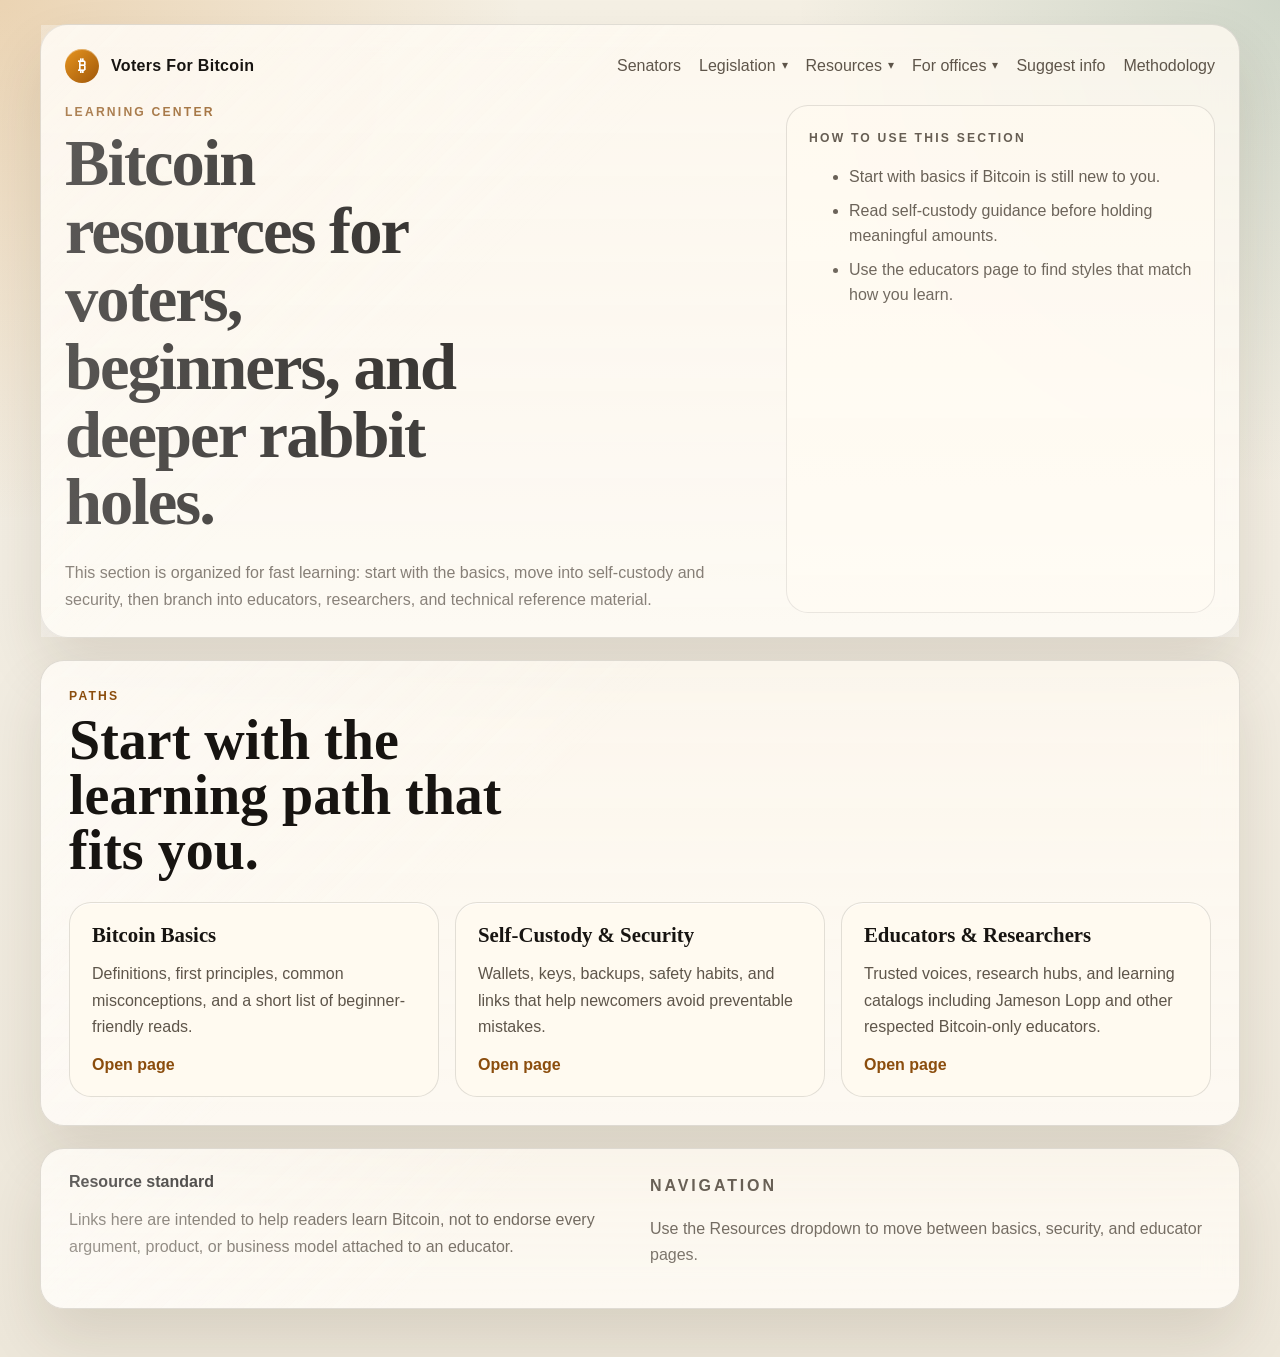
<file: resources/index.html>
<!DOCTYPE html>
<html lang="en">
  <head>
    <meta charset="UTF-8" />
    <meta name="viewport" content="Explore Bitcoin education pages, self-custody guidance, and links to respected Bitcoin educators and research resources." />
    <title>Bitcoin Resources | Voters For Bitcoin</title>
    <meta
      name="description"
      content="Explore Bitcoin education pages, self-custody guidance, and links to respected Bitcoin educators and research resources."
    />
    <!-- Favicon -->
    <link rel="icon" href="../favicon.svg" type="image/svg+xml" />
    <link rel="icon" href="../favicon-32.png" type="image/png" sizes="32x32" />
    <link rel="apple-touch-icon" href="../apple-touch-icon.png" />
    <link rel="manifest" href="../site.webmanifest" />
    <meta name="theme-color" content="#cb7a18" />
    <!-- Open Graph / social sharing -->
    <meta property="og:type" content="website" />
    <meta property="og:title" content="Bitcoin Resources | Voters For Bitcoin" />
    <meta property="og:description" content="Explore Bitcoin education pages, self-custody guidance, and links to respected Bitcoin educators and research resources." />
    <meta property="og:image" content="../og-image.png" />
    <!-- Twitter / X card -->
    <meta name="twitter:card" content="summary_large_image" />
    <meta name="twitter:title" content="Bitcoin Resources | Voters For Bitcoin" />
    <meta name="twitter:description" content="Explore Bitcoin education pages, self-custody guidance, and links to respected Bitcoin educators and research resources." />
    <meta name="twitter:image" content="../og-image.png" />
    <script defer src="https://cdn.vercel-insights.com/v1/script.js"></script>
    <link rel="stylesheet" href="../styles.css" />
  </head>
  <body>
    <div class="site-shell">
      <header class="hero" id="top">
        <nav class="topbar">
          <a class="brand" href="../index.html">
            <span class="brand-mark">₿</span>
            <span>Voters For Bitcoin</span>
          </a>
          <button class="nav-toggle" type="button" aria-label="Toggle navigation" aria-expanded="false">
            <span class="nav-toggle-icon">☰</span>
          </button>
          <div class="nav-links">
            <a href="../index.html#directory">Senators</a>
            <div class="nav-dropdown">
              <a href="../bitcoin-legislation.html" class="nav-dropdown-trigger" aria-haspopup="true">Legislation</a>
              <div class="nav-dropdown-menu">
                <a href="../bitcoin-legislation.html">Bitcoin</a>
                <a href="../crypto-legislation.html">Crypto</a>
              </div>
            </div>
            <div class="nav-dropdown">
              <a href="./index.html" class="nav-dropdown-trigger" aria-haspopup="true">Resources</a>
              <div class="nav-dropdown-menu">
                <a href="./index.html">Resource hub</a>
                <a href="./bitcoin-basics.html">Bitcoin basics</a>
                <a href="./self-custody.html">Self-custody</a>
                <a href="./educators.html">Educators</a>
              </div>
            </div>
            <div class="nav-dropdown">
              <a href="../for-offices.html" class="nav-dropdown-trigger" aria-haspopup="true">For offices</a>
              <div class="nav-dropdown-menu">
                <a href="../for-offices.html">Overview</a>
                <a href="../survey.html">Bitcoin policy survey</a>
              </div>
            </div>
            <a href="../suggest.html">Suggest info</a>
            <a href="../index.html#methodology">Methodology</a>
          </div>
        </nav>

        <div class="page-hero">
          <div class="hero-copy">
            <p class="eyebrow">Learning center</p>
            <h1>Bitcoin resources for voters, beginners, and deeper rabbit holes.</h1>
            <p class="hero-text">
              This section is organized for fast learning: start with the basics,
              move into self-custody and security, then branch into educators,
              researchers, and technical reference material.
            </p>
          </div>
          <aside class="resource-note">
            <p class="panel-label">How to use this section</p>
            <ul>
              <li>Start with basics if Bitcoin is still new to you.</li>
              <li>Read self-custody guidance before holding meaningful amounts.</li>
              <li>Use the educators page to find styles that match how you learn.</li>
            </ul>
          </aside>
        </div>
      </header>

      <main>
        <section class="section">
          <div class="section-heading">
            <p class="eyebrow">Paths</p>
            <h2>Start with the learning path that fits you.</h2>
          </div>
          <div class="guide-grid">
            <article class="guide-card">
              <h3>Bitcoin Basics</h3>
              <p>Definitions, first principles, common misconceptions, and a short list of beginner-friendly reads.</p>
              <a href="./bitcoin-basics.html">Open page</a>
            </article>
            <article class="guide-card">
              <h3>Self-Custody & Security</h3>
              <p>Wallets, keys, backups, safety habits, and links that help newcomers avoid preventable mistakes.</p>
              <a href="./self-custody.html">Open page</a>
            </article>
            <article class="guide-card">
              <h3>Educators & Researchers</h3>
              <p>Trusted voices, research hubs, and learning catalogs including Jameson Lopp and other respected Bitcoin-only educators.</p>
              <a href="./educators.html">Open page</a>
            </article>
          </div>
        </section>
      </main>

      <footer class="footer">
        <div>
          <strong>Resource standard</strong>
          <p>
            Links here are intended to help readers learn Bitcoin, not to endorse
            every argument, product, or business model attached to an educator.
          </p>
        </div>
        <div>
          <p class="footer-label">Navigation</p>
          <p>Use the Resources dropdown to move between basics, security, and educator pages.</p>
        </div>
      </footer>
    </div>
    <script src="../nav.js"></script>
  </body>
</html>
</file>
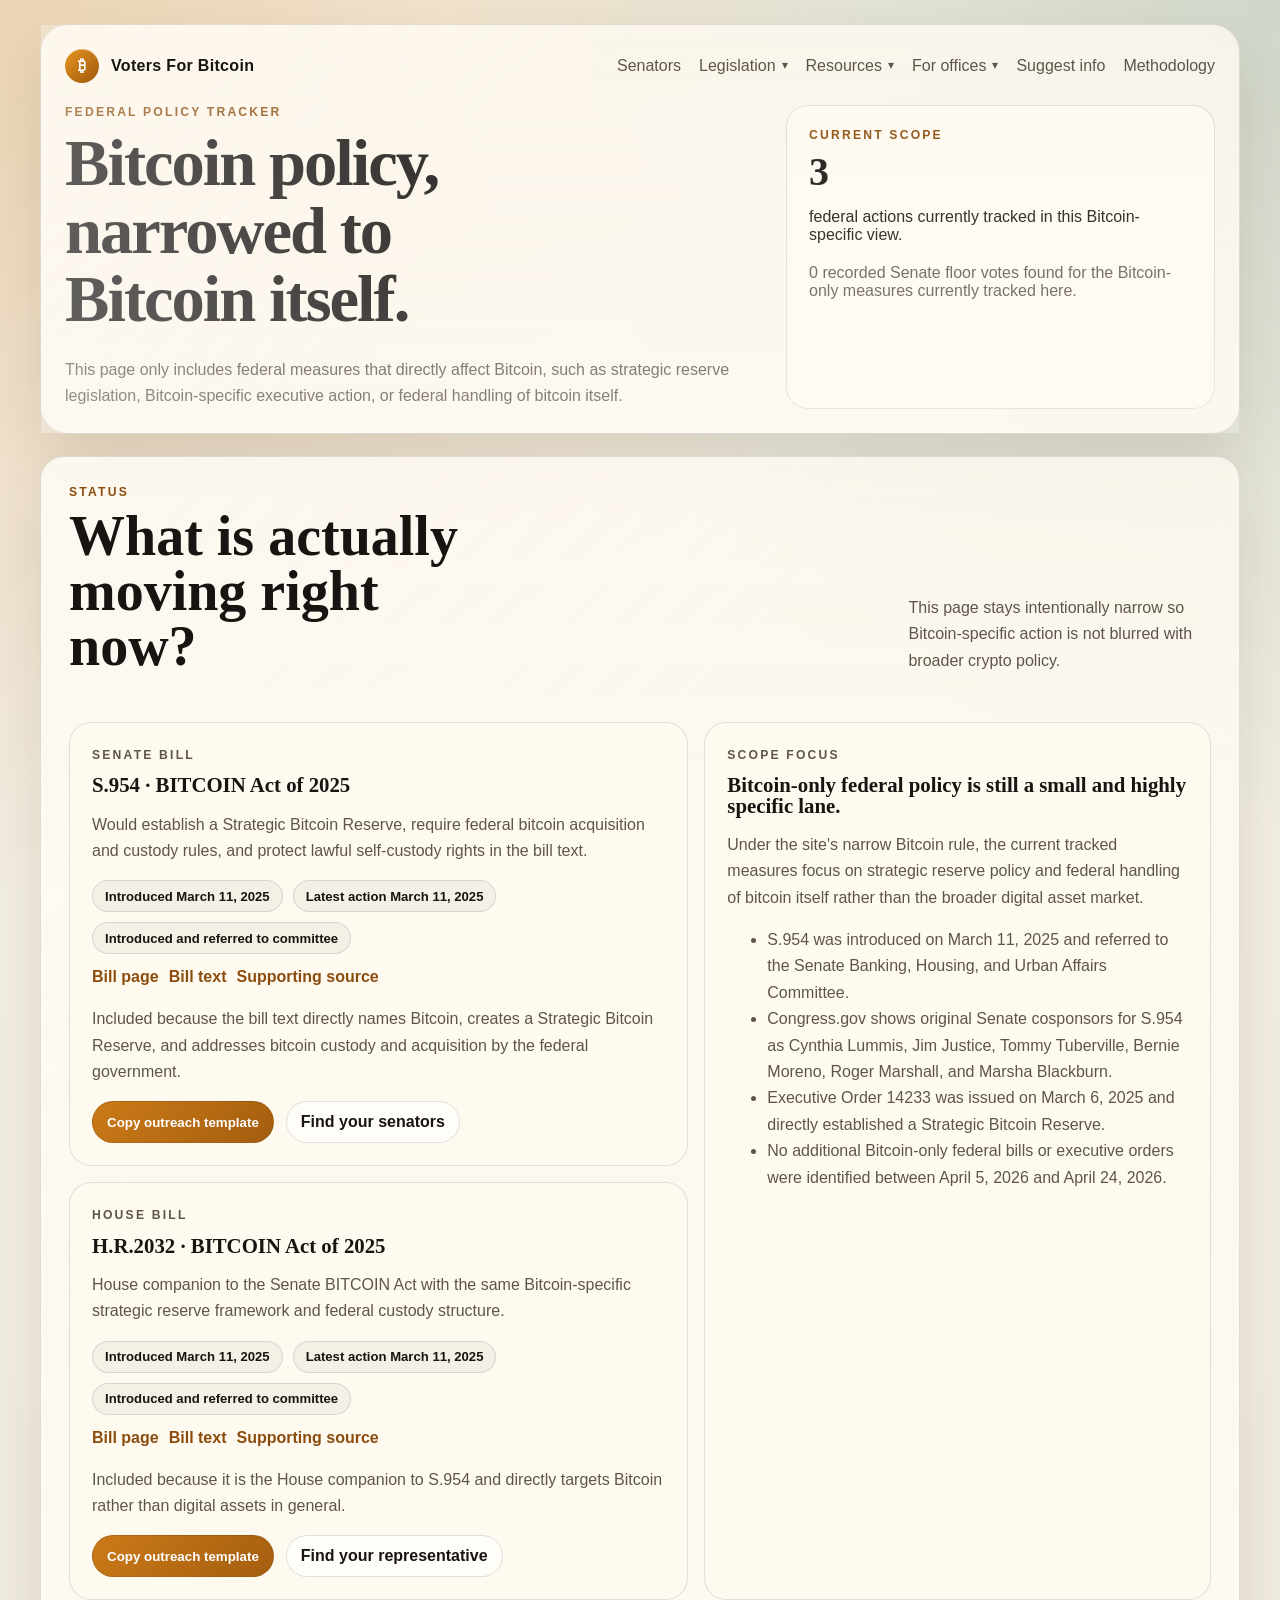
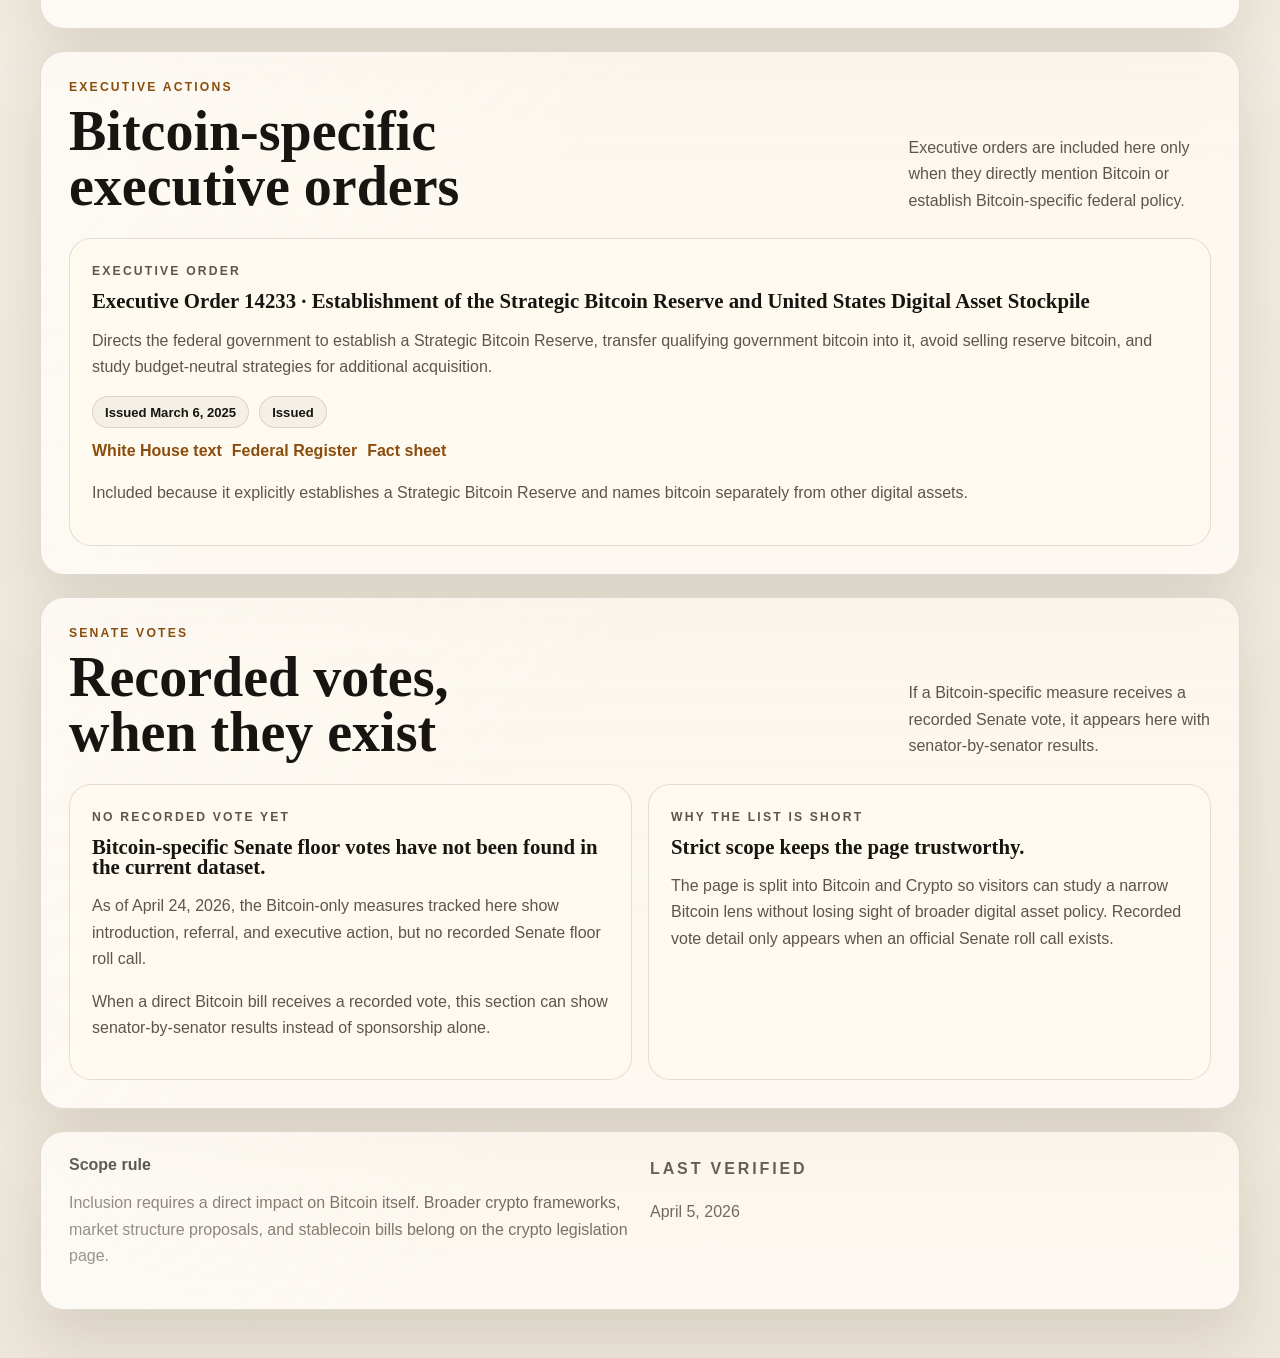
<file: bitcoin-legislation.html>
<!DOCTYPE html>
<html lang="en">
  <head>
    <meta charset="UTF-8" />
    <meta name="viewport" content="width=device-width, initial-scale=1.0" />
    <title>Bitcoin Policy Tracker | Voters For Bitcoin</title>
    <meta
      name="description"
      content="Track Bitcoin-specific federal legislation, executive orders, and senator voting records where recorded votes exist."
    />
    <!-- Favicon -->
    <link rel="icon" href="./favicon.svg" type="image/svg+xml" />
    <link rel="icon" href="./favicon-32.png" type="image/png" sizes="32x32" />
    <link rel="apple-touch-icon" href="./apple-touch-icon.png" />
    <link rel="manifest" href="./site.webmanifest" />
    <meta name="theme-color" content="#cb7a18" />
    <!-- Open Graph / social sharing -->
    <meta property="og:type" content="website" />
    <meta property="og:title" content="Bitcoin Policy Tracker | Voters For Bitcoin" />
    <meta property="og:description" content="Track Bitcoin-specific federal legislation, executive orders, and senator voting records where recorded votes exist." />
    <meta property="og:image" content="./og-image.png" />
    <!-- Twitter / X card -->
    <meta name="twitter:card" content="summary_large_image" />
    <meta name="twitter:title" content="Bitcoin Policy Tracker | Voters For Bitcoin" />
    <meta name="twitter:description" content="Track Bitcoin-specific federal legislation, executive orders, and senator voting records where recorded votes exist." />
    <meta name="twitter:image" content="./og-image.png" />
    <script defer src="https://cdn.vercel-insights.com/v1/script.js"></script>
    <link rel="stylesheet" href="./styles.css" />
  </head>
  <body data-scope="bitcoin">
    <div class="site-shell">
      <header class="hero" id="top">
        <nav class="topbar">
          <a class="brand" href="./index.html">
            <span class="brand-mark">₿</span>
            <span>Voters For Bitcoin</span>
          </a>
          <button class="nav-toggle" type="button" aria-label="Toggle navigation" aria-expanded="false">
            <span class="nav-toggle-icon">☰</span>
          </button>
          <div class="nav-links">
            <a href="./index.html#directory">Senators</a>
            <div class="nav-dropdown">
              <a href="./bitcoin-legislation.html" class="nav-dropdown-trigger" aria-haspopup="true">Legislation</a>
              <div class="nav-dropdown-menu">
                <a href="./bitcoin-legislation.html">Bitcoin</a>
                <a href="./crypto-legislation.html">Crypto</a>
              </div>
            </div>
            <div class="nav-dropdown">
              <a href="./resources/index.html" class="nav-dropdown-trigger" aria-haspopup="true">Resources</a>
              <div class="nav-dropdown-menu">
                <a href="./resources/index.html">Resource hub</a>
                <a href="./resources/bitcoin-basics.html">Bitcoin basics</a>
                <a href="./resources/self-custody.html">Self-custody</a>
                <a href="./resources/educators.html">Educators</a>
              </div>
            </div>
            <div class="nav-dropdown">
              <a href="./for-offices.html" class="nav-dropdown-trigger" aria-haspopup="true">For offices</a>
              <div class="nav-dropdown-menu">
                <a href="./for-offices.html">Overview</a>
                <a href="./survey.html">Bitcoin policy survey</a>
              </div>
            </div>
            <a href="./suggest.html">Suggest info</a>
            <a href="./index.html#methodology">Methodology</a>
          </div>
        </nav>

        <div class="page-hero">
          <div class="hero-copy">
            <p class="eyebrow">Federal policy tracker</p>
            <h1>Bitcoin policy, narrowed to Bitcoin itself.</h1>
            <p class="hero-text">
              This page only includes federal measures that directly affect
              Bitcoin, such as strategic reserve legislation, Bitcoin-specific
              executive action, or federal handling of bitcoin itself.
            </p>
          </div>
          <aside class="stat-card">
            <p class="panel-label">Current scope</p>
            <strong id="bill-count"></strong>
            <p>
              federal actions currently tracked in this Bitcoin-specific view.
            </p>
            <p class="page-note" id="vote-summary"></p>
          </aside>
        </div>
      </header>

      <main>
        <section class="section">
          <div class="section-heading section-heading-row">
            <div>
              <p class="eyebrow">Status</p>
              <h2>What is actually moving right now?</h2>
            </div>
            <p class="section-support">
              This page stays intentionally narrow so Bitcoin-specific action is
              not blurred with broader crypto policy.
            </p>
          </div>
          <div class="legislation-grid">
            <div id="bill-list" class="bill-grid"></div>
            <div id="status-list" class="bill-grid"></div>
          </div>
        </section>

        <section class="section">
          <div class="section-heading section-heading-row">
            <div>
              <p class="eyebrow">Executive actions</p>
              <h2>Bitcoin-specific executive orders</h2>
            </div>
            <p class="section-support">
              Executive orders are included here only when they directly mention
              Bitcoin or establish Bitcoin-specific federal policy.
            </p>
          </div>
          <div id="executive-order-list" class="bill-grid"></div>
        </section>

        <section class="section">
          <div class="section-heading section-heading-row">
            <div>
              <p class="eyebrow">Senate votes</p>
              <h2>Recorded votes, when they exist</h2>
            </div>
            <p class="section-support">
              If a Bitcoin-specific measure receives a recorded Senate vote, it
              appears here with senator-by-senator results.
            </p>
          </div>
          <div id="vote-list" class="vote-grid"></div>
        </section>
      </main>

      <footer class="footer">
        <div>
          <strong>Scope rule</strong>
          <p>
            Inclusion requires a direct impact on Bitcoin itself. Broader crypto
            frameworks, market structure proposals, and stablecoin bills belong
            on the crypto legislation page.
          </p>
        </div>
        <div>
          <p class="footer-label">Last verified</p>
          <p>April 5, 2026</p>
        </div>
      </footer>
    </div>

    <script src="./data/content.js"></script>
    <script src="./legislation.js"></script>
    <script src="./nav.js"></script>
  </body>
</html>
</file>
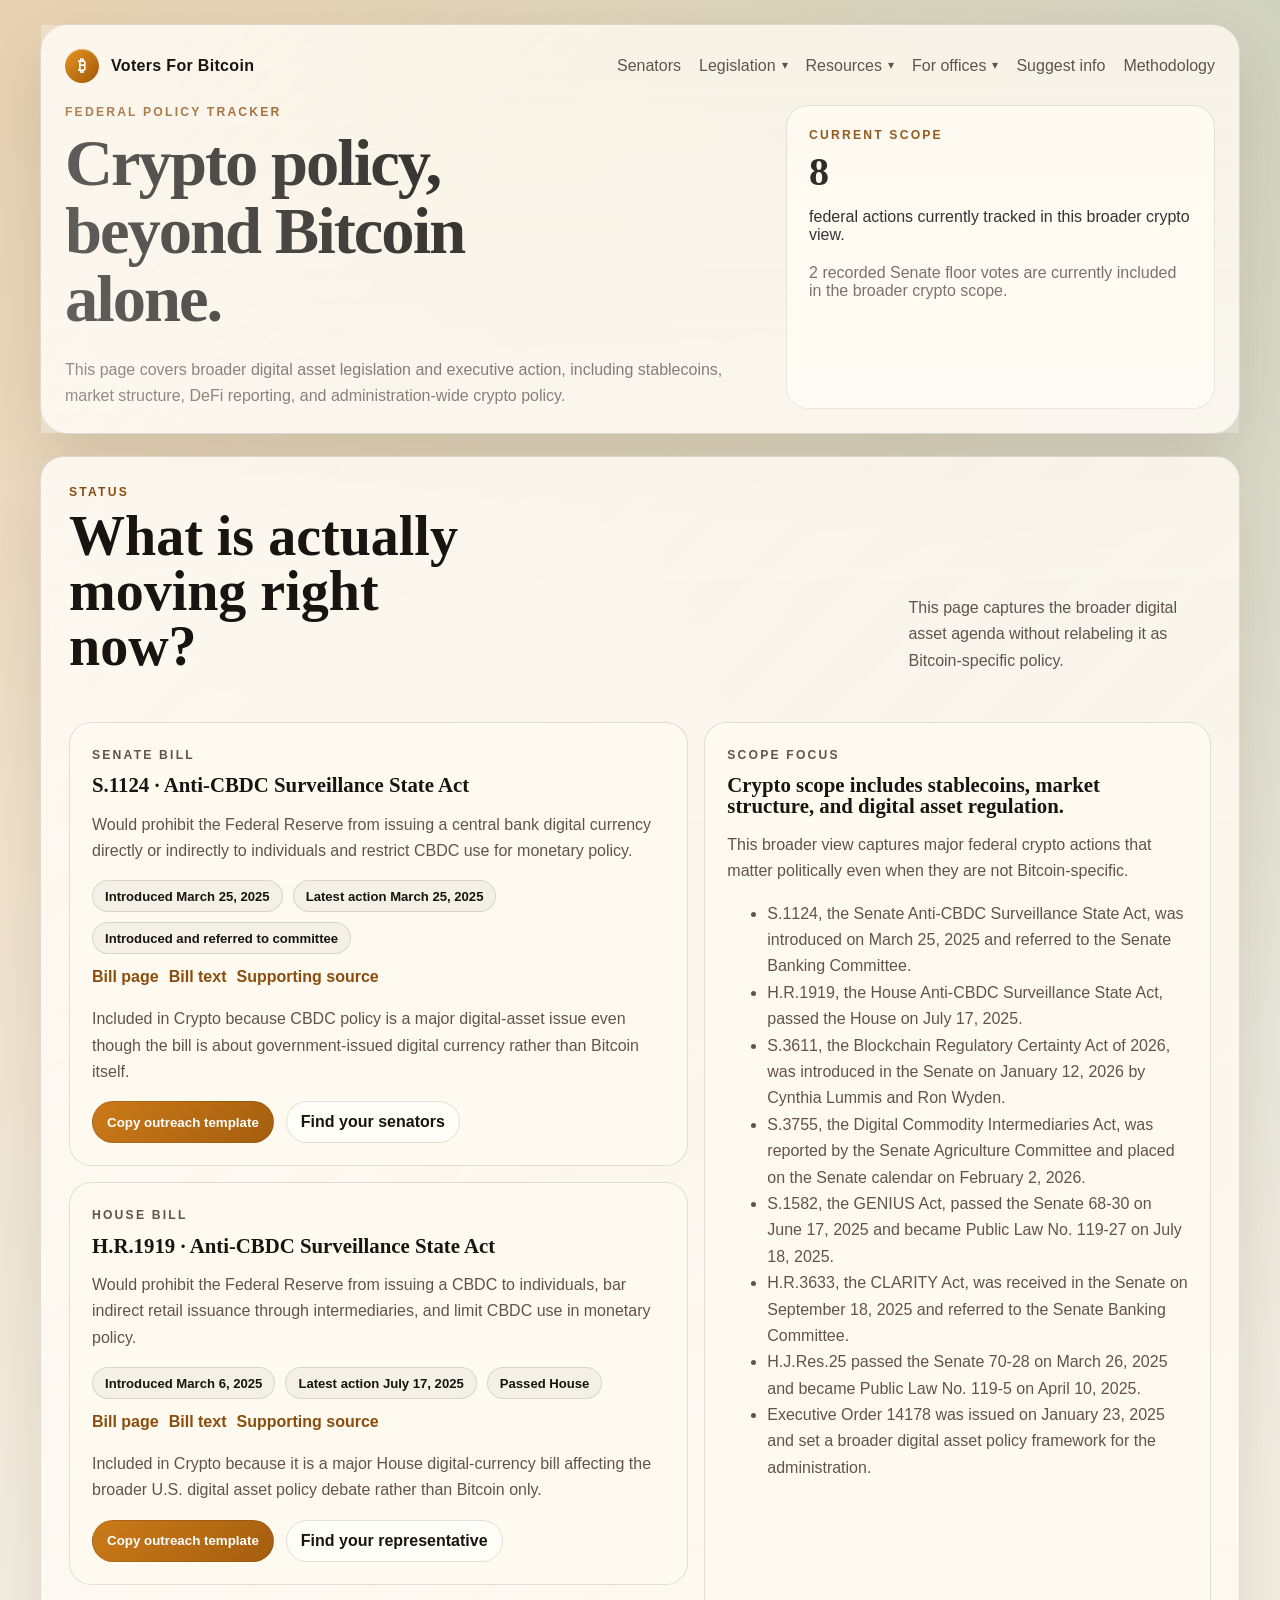
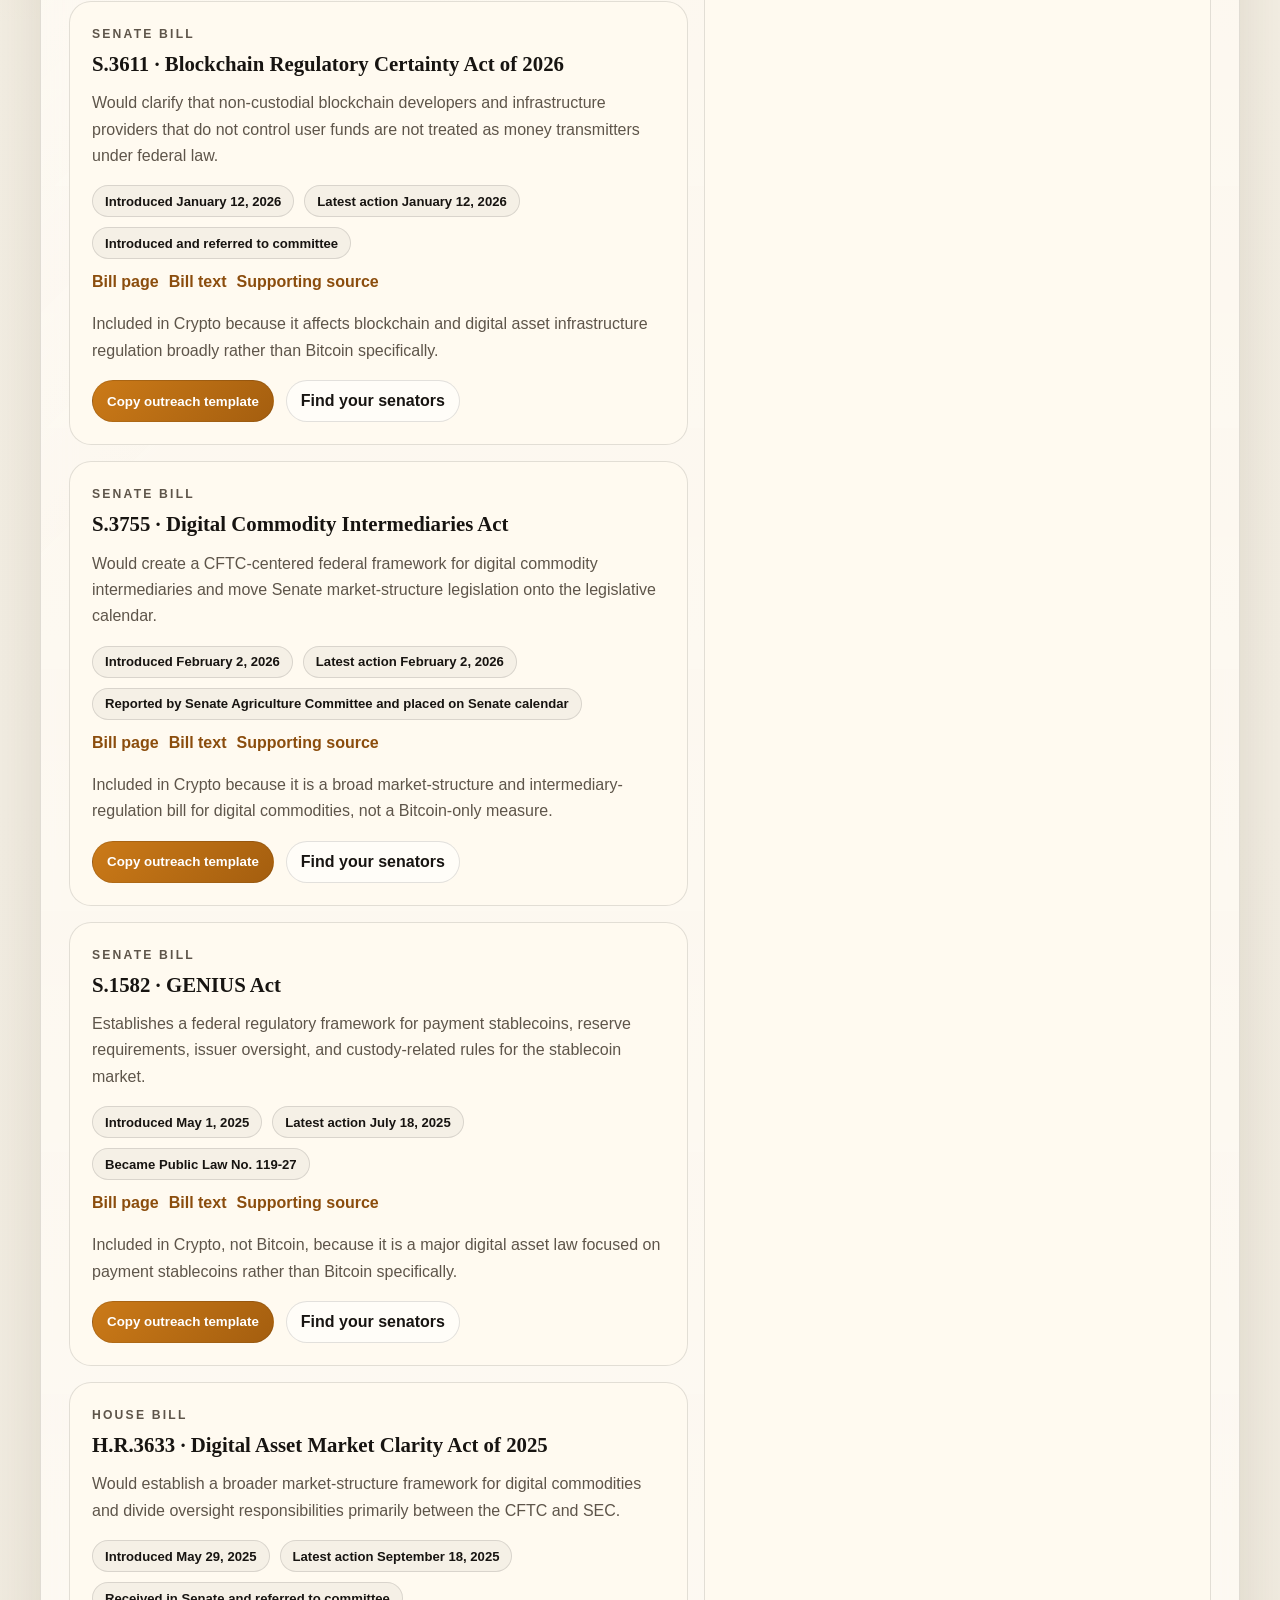
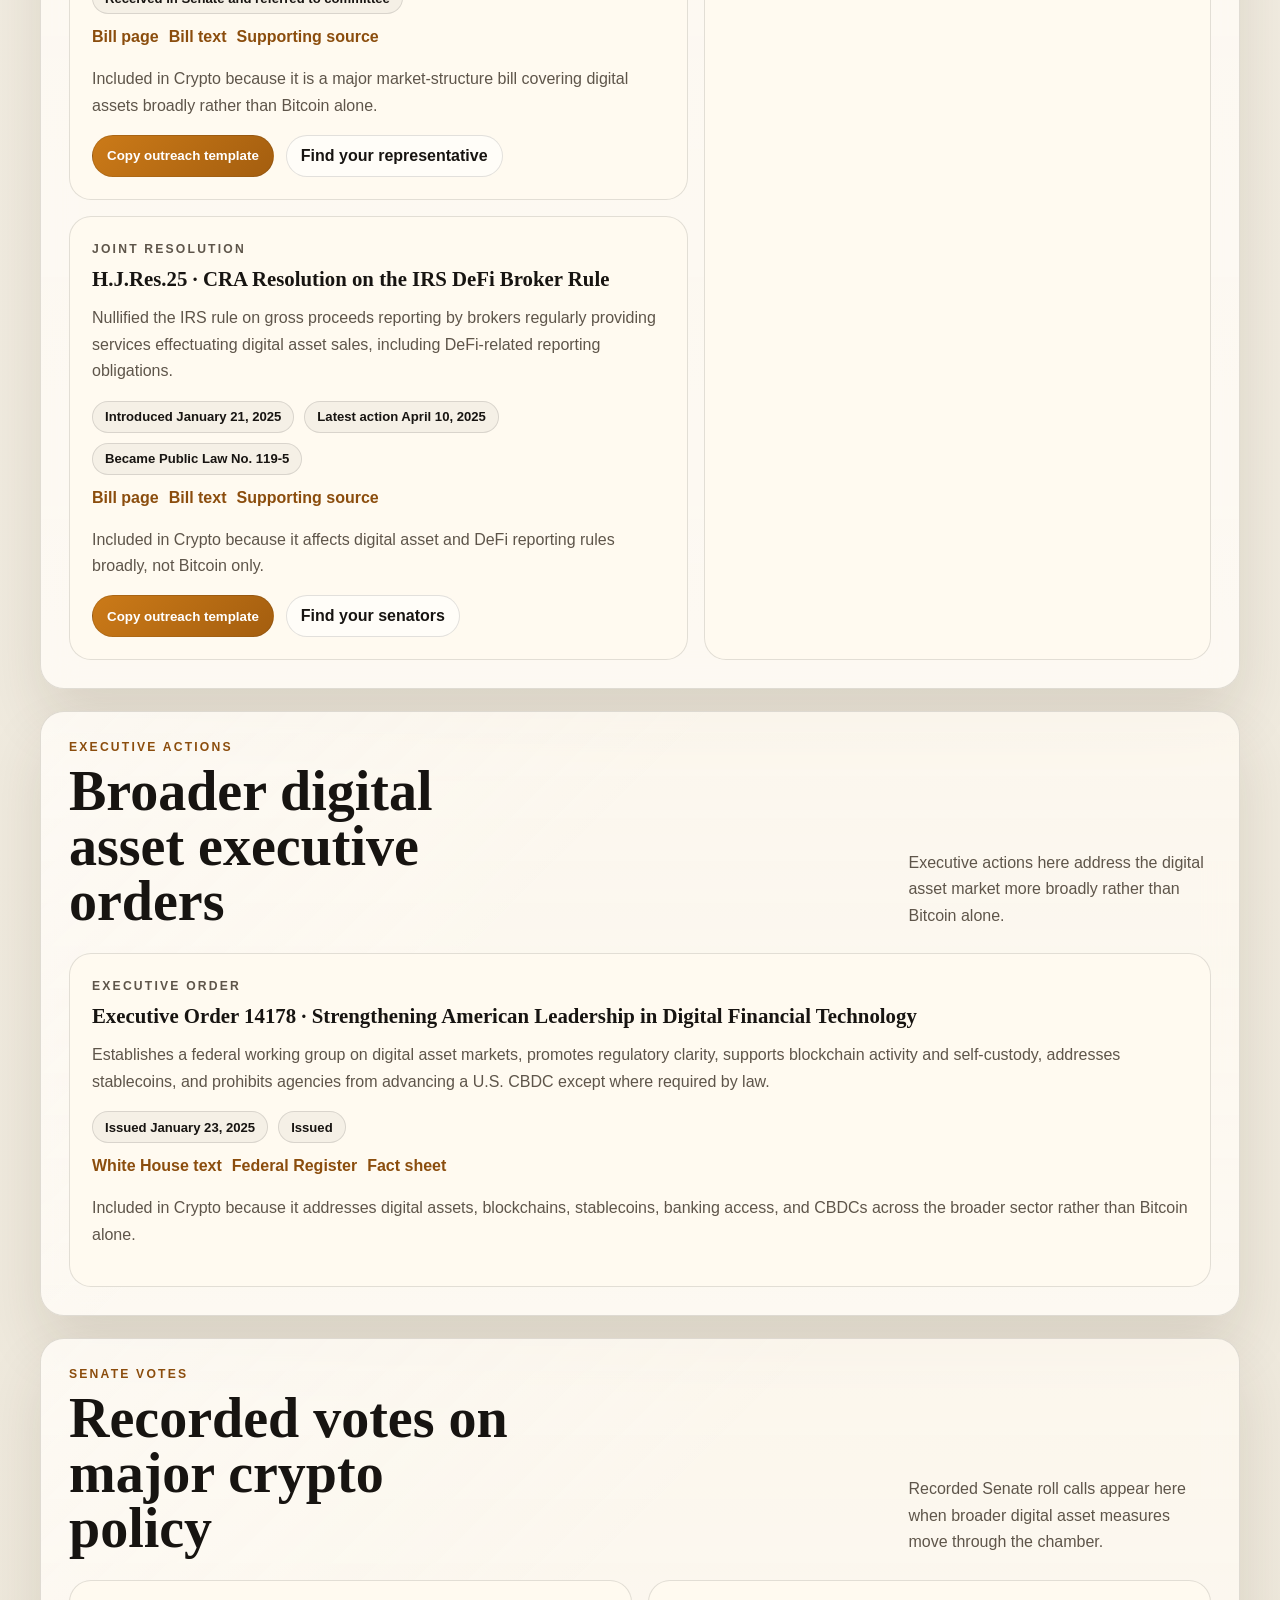
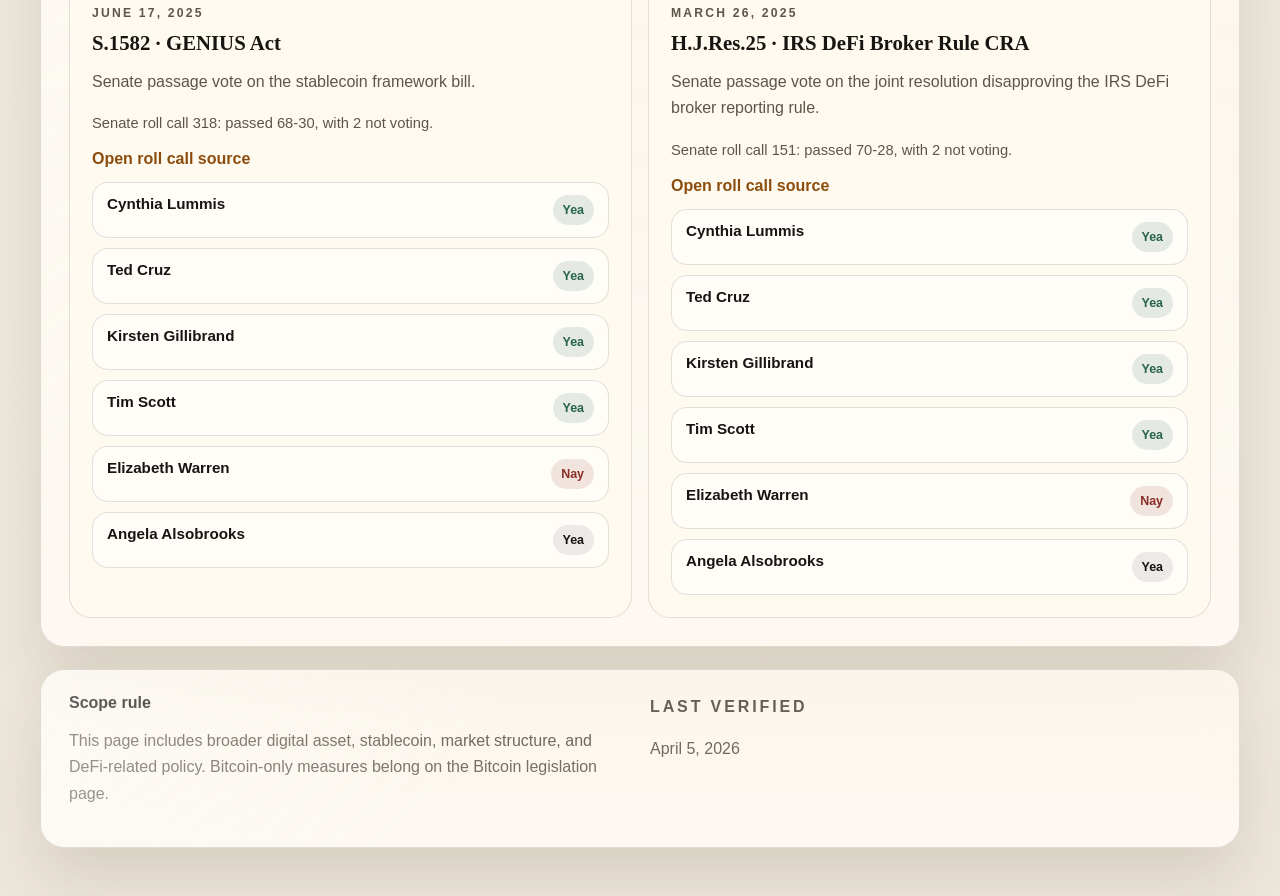
<file: crypto-legislation.html>
<!DOCTYPE html>
<html lang="en">
  <head>
    <meta charset="UTF-8" />
    <meta name="viewport" content="width=device-width, initial-scale=1.0" />
    <title>Crypto Policy Tracker | Voters For Bitcoin</title>
    <meta
      name="description"
      content="Track major crypto legislation, executive actions, and senator voting records for broader digital asset policy."
    />
    <!-- Favicon -->
    <link rel="icon" href="./favicon.svg" type="image/svg+xml" />
    <link rel="icon" href="./favicon-32.png" type="image/png" sizes="32x32" />
    <link rel="apple-touch-icon" href="./apple-touch-icon.png" />
    <link rel="manifest" href="./site.webmanifest" />
    <meta name="theme-color" content="#cb7a18" />
    <!-- Open Graph / social sharing -->
    <meta property="og:type" content="website" />
    <meta property="og:title" content="Crypto Policy Tracker | Voters For Bitcoin" />
    <meta property="og:description" content="Track major crypto legislation, executive actions, and senator voting records for broader digital asset policy." />
    <meta property="og:image" content="./og-image.png" />
    <!-- Twitter / X card -->
    <meta name="twitter:card" content="summary_large_image" />
    <meta name="twitter:title" content="Crypto Policy Tracker | Voters For Bitcoin" />
    <meta name="twitter:description" content="Track major crypto legislation, executive actions, and senator voting records for broader digital asset policy." />
    <meta name="twitter:image" content="./og-image.png" />
    <script defer src="https://cdn.vercel-insights.com/v1/script.js"></script>
    <link rel="stylesheet" href="./styles.css" />
  </head>
  <body data-scope="crypto">
    <div class="site-shell">
      <header class="hero" id="top">
        <nav class="topbar">
          <a class="brand" href="./index.html">
            <span class="brand-mark">₿</span>
            <span>Voters For Bitcoin</span>
          </a>
          <button class="nav-toggle" type="button" aria-label="Toggle navigation" aria-expanded="false">
            <span class="nav-toggle-icon">☰</span>
          </button>
          <div class="nav-links">
            <a href="./index.html#directory">Senators</a>
            <div class="nav-dropdown">
              <a href="./crypto-legislation.html" class="nav-dropdown-trigger" aria-haspopup="true">Legislation</a>
              <div class="nav-dropdown-menu">
                <a href="./bitcoin-legislation.html">Bitcoin</a>
                <a href="./crypto-legislation.html">Crypto</a>
              </div>
            </div>
            <div class="nav-dropdown">
              <a href="./resources/index.html" class="nav-dropdown-trigger" aria-haspopup="true">Resources</a>
              <div class="nav-dropdown-menu">
                <a href="./resources/index.html">Resource hub</a>
                <a href="./resources/bitcoin-basics.html">Bitcoin basics</a>
                <a href="./resources/self-custody.html">Self-custody</a>
                <a href="./resources/educators.html">Educators</a>
              </div>
            </div>
            <div class="nav-dropdown">
              <a href="./for-offices.html" class="nav-dropdown-trigger" aria-haspopup="true">For offices</a>
              <div class="nav-dropdown-menu">
                <a href="./for-offices.html">Overview</a>
                <a href="./survey.html">Bitcoin policy survey</a>
              </div>
            </div>
            <a href="./suggest.html">Suggest info</a>
            <a href="./index.html#methodology">Methodology</a>
          </div>
        </nav>

        <div class="page-hero">
          <div class="hero-copy">
            <p class="eyebrow">Federal policy tracker</p>
            <h1>Crypto policy, beyond Bitcoin alone.</h1>
            <p class="hero-text">
              This page covers broader digital asset legislation and executive
              action, including stablecoins, market structure, DeFi reporting,
              and administration-wide crypto policy.
            </p>
          </div>
          <aside class="stat-card">
            <p class="panel-label">Current scope</p>
            <strong id="bill-count"></strong>
            <p>
              federal actions currently tracked in this broader crypto view.
            </p>
            <p class="page-note" id="vote-summary"></p>
          </aside>
        </div>
      </header>

      <main>
        <section class="section">
          <div class="section-heading section-heading-row">
            <div>
              <p class="eyebrow">Status</p>
              <h2>What is actually moving right now?</h2>
            </div>
            <p class="section-support">
              This page captures the broader digital asset agenda without
              relabeling it as Bitcoin-specific policy.
            </p>
          </div>
          <div class="legislation-grid">
            <div id="bill-list" class="bill-grid"></div>
            <div id="status-list" class="bill-grid"></div>
          </div>
        </section>

        <section class="section">
          <div class="section-heading section-heading-row">
            <div>
              <p class="eyebrow">Executive actions</p>
              <h2>Broader digital asset executive orders</h2>
            </div>
            <p class="section-support">
              Executive actions here address the digital asset market more
              broadly rather than Bitcoin alone.
            </p>
          </div>
          <div id="executive-order-list" class="bill-grid"></div>
        </section>

        <section class="section">
          <div class="section-heading section-heading-row">
            <div>
              <p class="eyebrow">Senate votes</p>
              <h2>Recorded votes on major crypto policy</h2>
            </div>
            <p class="section-support">
              Recorded Senate roll calls appear here when broader digital asset
              measures move through the chamber.
            </p>
          </div>
          <div id="vote-list" class="vote-grid"></div>
        </section>
      </main>

      <footer class="footer">
        <div>
          <strong>Scope rule</strong>
          <p>
            This page includes broader digital asset, stablecoin, market
            structure, and DeFi-related policy. Bitcoin-only measures belong on
            the Bitcoin legislation page.
          </p>
        </div>
        <div>
          <p class="footer-label">Last verified</p>
          <p>April 5, 2026</p>
        </div>
      </footer>
    </div>

    <script src="./data/content.js"></script>
    <script src="./legislation.js"></script>
    <script src="./nav.js"></script>
  </body>
</html>
</file>
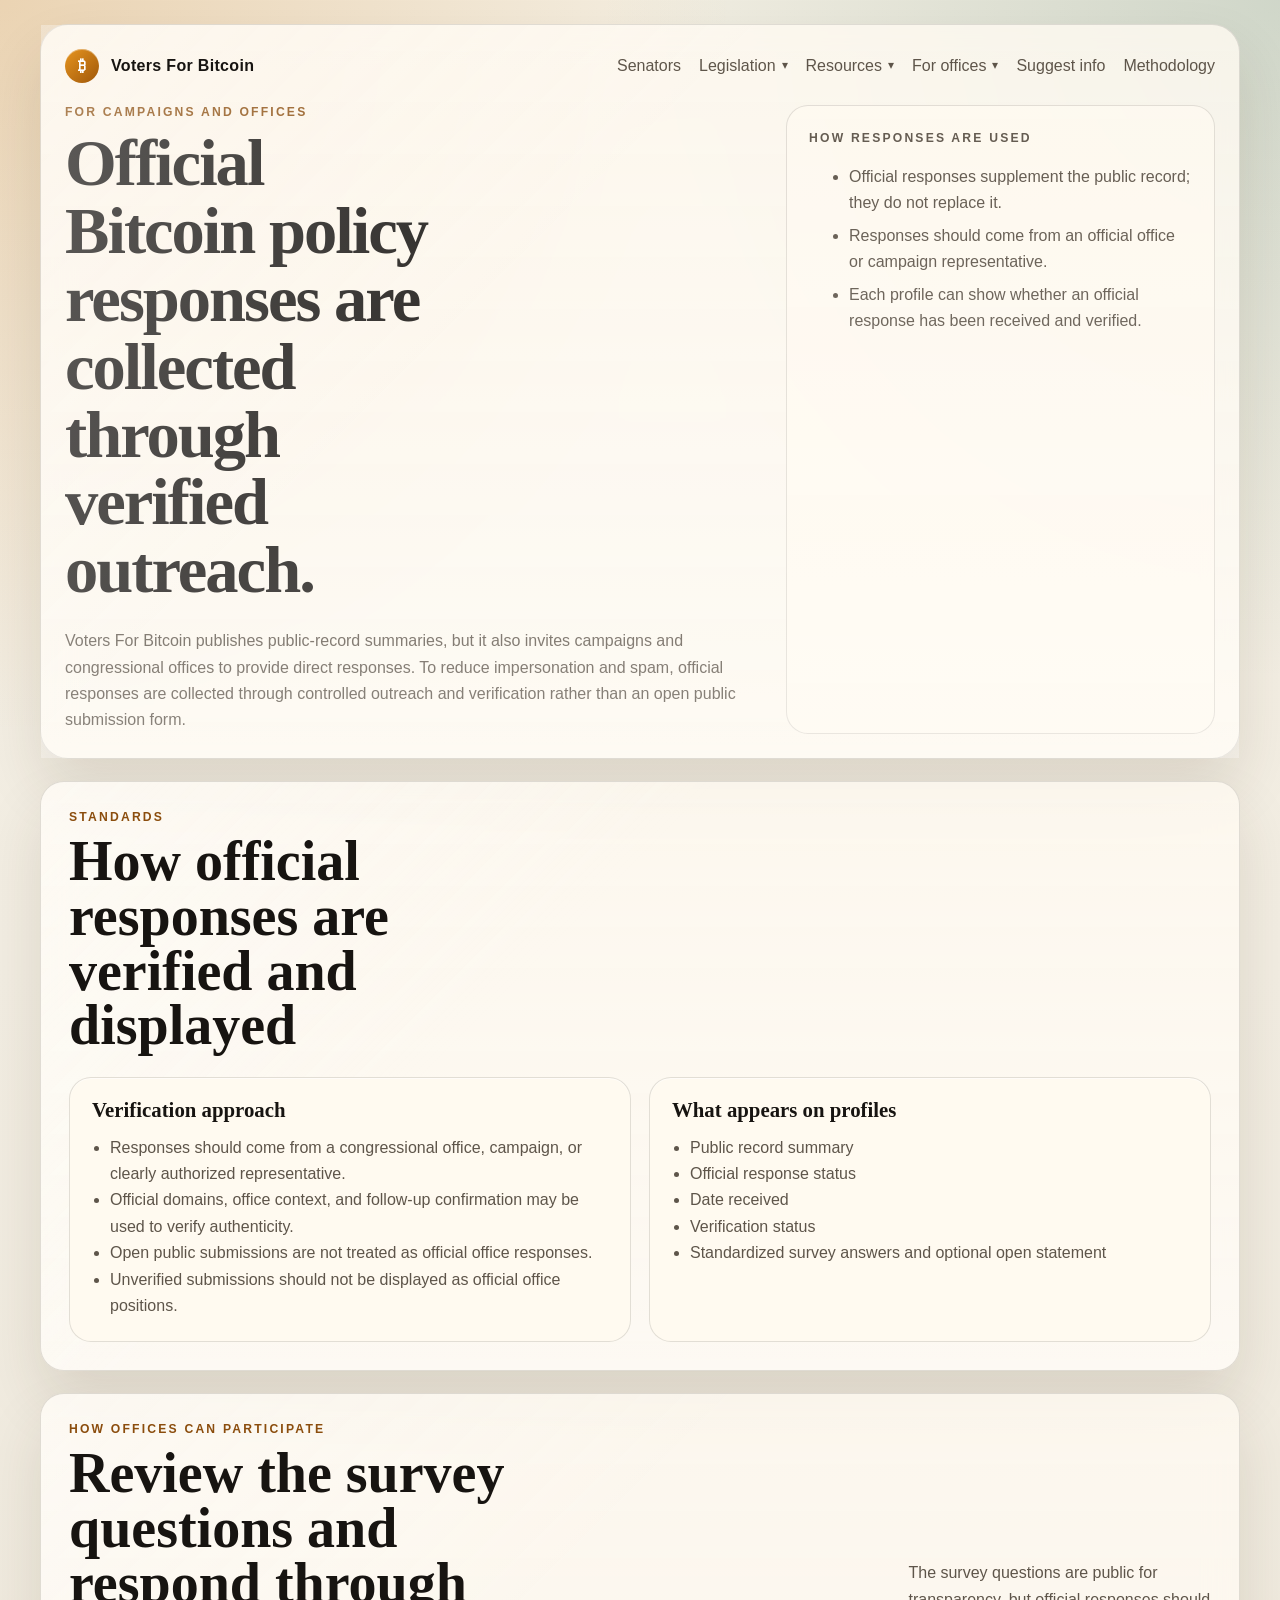
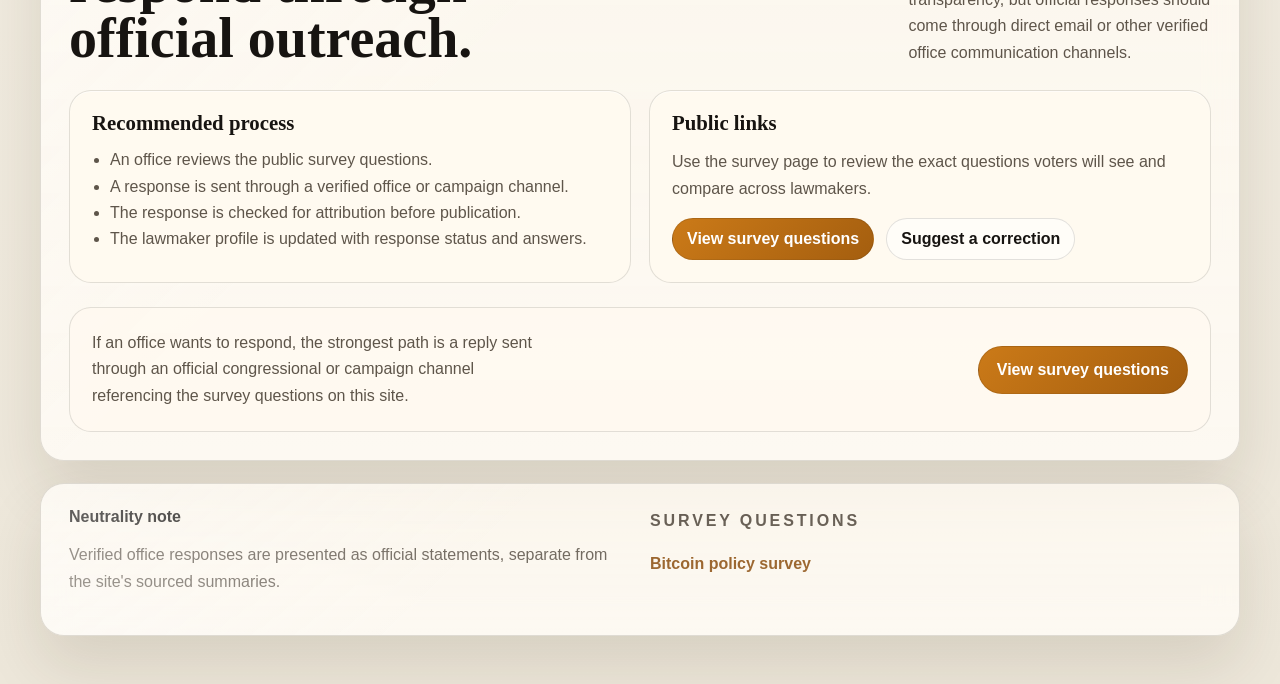
<file: for-offices.html>
<!DOCTYPE html>
<html lang="en">
  <head>
    <meta charset="UTF-8" />
    <meta name="viewport" content="width=device-width, initial-scale=1.0" />
    <title>For Campaigns and Offices | Voters For Bitcoin</title>
    <meta
      name="description"
      content="Information for campaigns and congressional offices about the Voters For Bitcoin survey, verification standard, and how official responses are displayed."
    />
    <!-- Favicon -->
    <link rel="icon" href="./favicon.svg" type="image/svg+xml" />
    <link rel="icon" href="./favicon-32.png" type="image/png" sizes="32x32" />
    <link rel="apple-touch-icon" href="./apple-touch-icon.png" />
    <link rel="manifest" href="./site.webmanifest" />
    <meta name="theme-color" content="#cb7a18" />
    <!-- Open Graph / social sharing -->
    <meta property="og:type" content="website" />
    <meta property="og:title" content="For Campaigns and Offices | Voters For Bitcoin" />
    <meta property="og:description" content="Information for campaigns and congressional offices about the Voters For Bitcoin survey, verification standard, and how official responses are displayed." />
    <meta property="og:image" content="./og-image.png" />
    <!-- Twitter / X card -->
    <meta name="twitter:card" content="summary_large_image" />
    <meta name="twitter:title" content="For Campaigns and Offices | Voters For Bitcoin" />
    <meta name="twitter:description" content="Information for campaigns and congressional offices about the Voters For Bitcoin survey, verification standard, and how official responses are displayed." />
    <meta name="twitter:image" content="./og-image.png" />
    <script defer src="https://cdn.vercel-insights.com/v1/script.js"></script>
    <link rel="stylesheet" href="./styles.css" />
  </head>
  <body>
    <div class="site-shell">
      <header class="hero">
        <nav class="topbar">
          <a class="brand" href="./index.html">
            <span class="brand-mark">₿</span>
            <span>Voters For Bitcoin</span>
          </a>
          <button class="nav-toggle" type="button" aria-label="Toggle navigation" aria-expanded="false">
            <span class="nav-toggle-icon">☰</span>
          </button>
          <div class="nav-links">
            <a href="./index.html#directory">Senators</a>
            <div class="nav-dropdown">
              <a href="./bitcoin-legislation.html" class="nav-dropdown-trigger" aria-haspopup="true">Legislation</a>
              <div class="nav-dropdown-menu">
                <a href="./bitcoin-legislation.html">Bitcoin</a>
                <a href="./crypto-legislation.html">Crypto</a>
              </div>
            </div>
            <div class="nav-dropdown">
              <a href="./resources/index.html" class="nav-dropdown-trigger" aria-haspopup="true">Resources</a>
              <div class="nav-dropdown-menu">
                <a href="./resources/index.html">Resource hub</a>
                <a href="./resources/bitcoin-basics.html">Bitcoin basics</a>
                <a href="./resources/self-custody.html">Self-custody</a>
                <a href="./resources/educators.html">Educators</a>
              </div>
            </div>
            <div class="nav-dropdown">
              <a href="./for-offices.html" class="nav-dropdown-trigger" aria-haspopup="true">For offices</a>
              <div class="nav-dropdown-menu">
                <a href="./for-offices.html">Overview</a>
                <a href="./survey.html">Bitcoin policy survey</a>
              </div>
            </div>
            <a href="./suggest.html">Suggest info</a>
            <a href="./index.html#methodology">Methodology</a>
          </div>
        </nav>

        <div class="page-hero">
          <div class="hero-copy">
            <p class="eyebrow">For campaigns and offices</p>
            <h1>Official Bitcoin policy responses are collected through verified outreach.</h1>
            <p class="hero-text">
              Voters For Bitcoin publishes public-record summaries, but it also
              invites campaigns and congressional offices to provide direct
              responses. To reduce impersonation and spam, official responses are
              collected through controlled outreach and verification rather than
              an open public submission form.
            </p>
          </div>
          <aside class="resource-note">
            <p class="panel-label">How responses are used</p>
            <ul>
              <li>Official responses supplement the public record; they do not replace it.</li>
              <li>Responses should come from an official office or campaign representative.</li>
              <li>Each profile can show whether an official response has been received and verified.</li>
            </ul>
          </aside>
        </div>
      </header>

      <main>
        <section class="section">
          <div class="section-heading">
            <p class="eyebrow">Standards</p>
            <h2>How official responses are verified and displayed</h2>
          </div>
          <div class="office-grid">
            <article class="office-card">
              <h3>Verification approach</h3>
              <ul>
                <li>Responses should come from a congressional office, campaign, or clearly authorized representative.</li>
                <li>Official domains, office context, and follow-up confirmation may be used to verify authenticity.</li>
                <li>Open public submissions are not treated as official office responses.</li>
                <li>Unverified submissions should not be displayed as official office positions.</li>
              </ul>
            </article>
            <article class="office-card">
              <h3>What appears on profiles</h3>
              <ul>
                <li>Public record summary</li>
                <li>Official response status</li>
                <li>Date received</li>
                <li>Verification status</li>
                <li>Standardized survey answers and optional open statement</li>
              </ul>
            </article>
          </div>
        </section>

        <section class="section">
          <div class="section-heading section-heading-row">
            <div>
              <p class="eyebrow">How offices can participate</p>
              <h2>Review the survey questions and respond through official outreach.</h2>
            </div>
            <p class="section-support">
              The survey questions are public for transparency, but official
              responses should come through direct email or other verified office
              communication channels.
            </p>
          </div>
          <div class="office-grid">
            <article class="office-card">
              <h3>Recommended process</h3>
              <ul>
                <li>An office reviews the public survey questions.</li>
                <li>A response is sent through a verified office or campaign channel.</li>
                <li>The response is checked for attribution before publication.</li>
                <li>The lawmaker profile is updated with response status and answers.</li>
              </ul>
            </article>
            <article class="office-card">
              <h3>Public links</h3>
              <p>Use the survey page to review the exact questions voters will see and compare across lawmakers.</p>
              <div class="contact-actions">
                <a class="button button-primary button-small" href="./survey.html">View survey questions</a>
                <a class="button button-secondary button-small" href="./suggest.html">Suggest a correction</a>
              </div>
            </article>
          </div>
          <div class="cta-strip">
            <p>
              If an office wants to respond, the strongest path is a reply sent
              through an official congressional or campaign channel referencing
              the survey questions on this site.
            </p>
            <a class="button button-primary" href="./survey.html">View survey questions</a>
          </div>
        </section>
      </main>

      <footer class="footer">
        <div>
          <strong>Neutrality note</strong>
          <p>Verified office responses are presented as official statements, separate from the site's sourced summaries.</p>
        </div>
        <div>
          <p class="footer-label">Survey questions</p>
          <p><a href="./survey.html">Bitcoin policy survey</a></p>
        </div>
      </footer>
    </div>
    <script src="./nav.js"></script>
  </body>
</html>
</file>
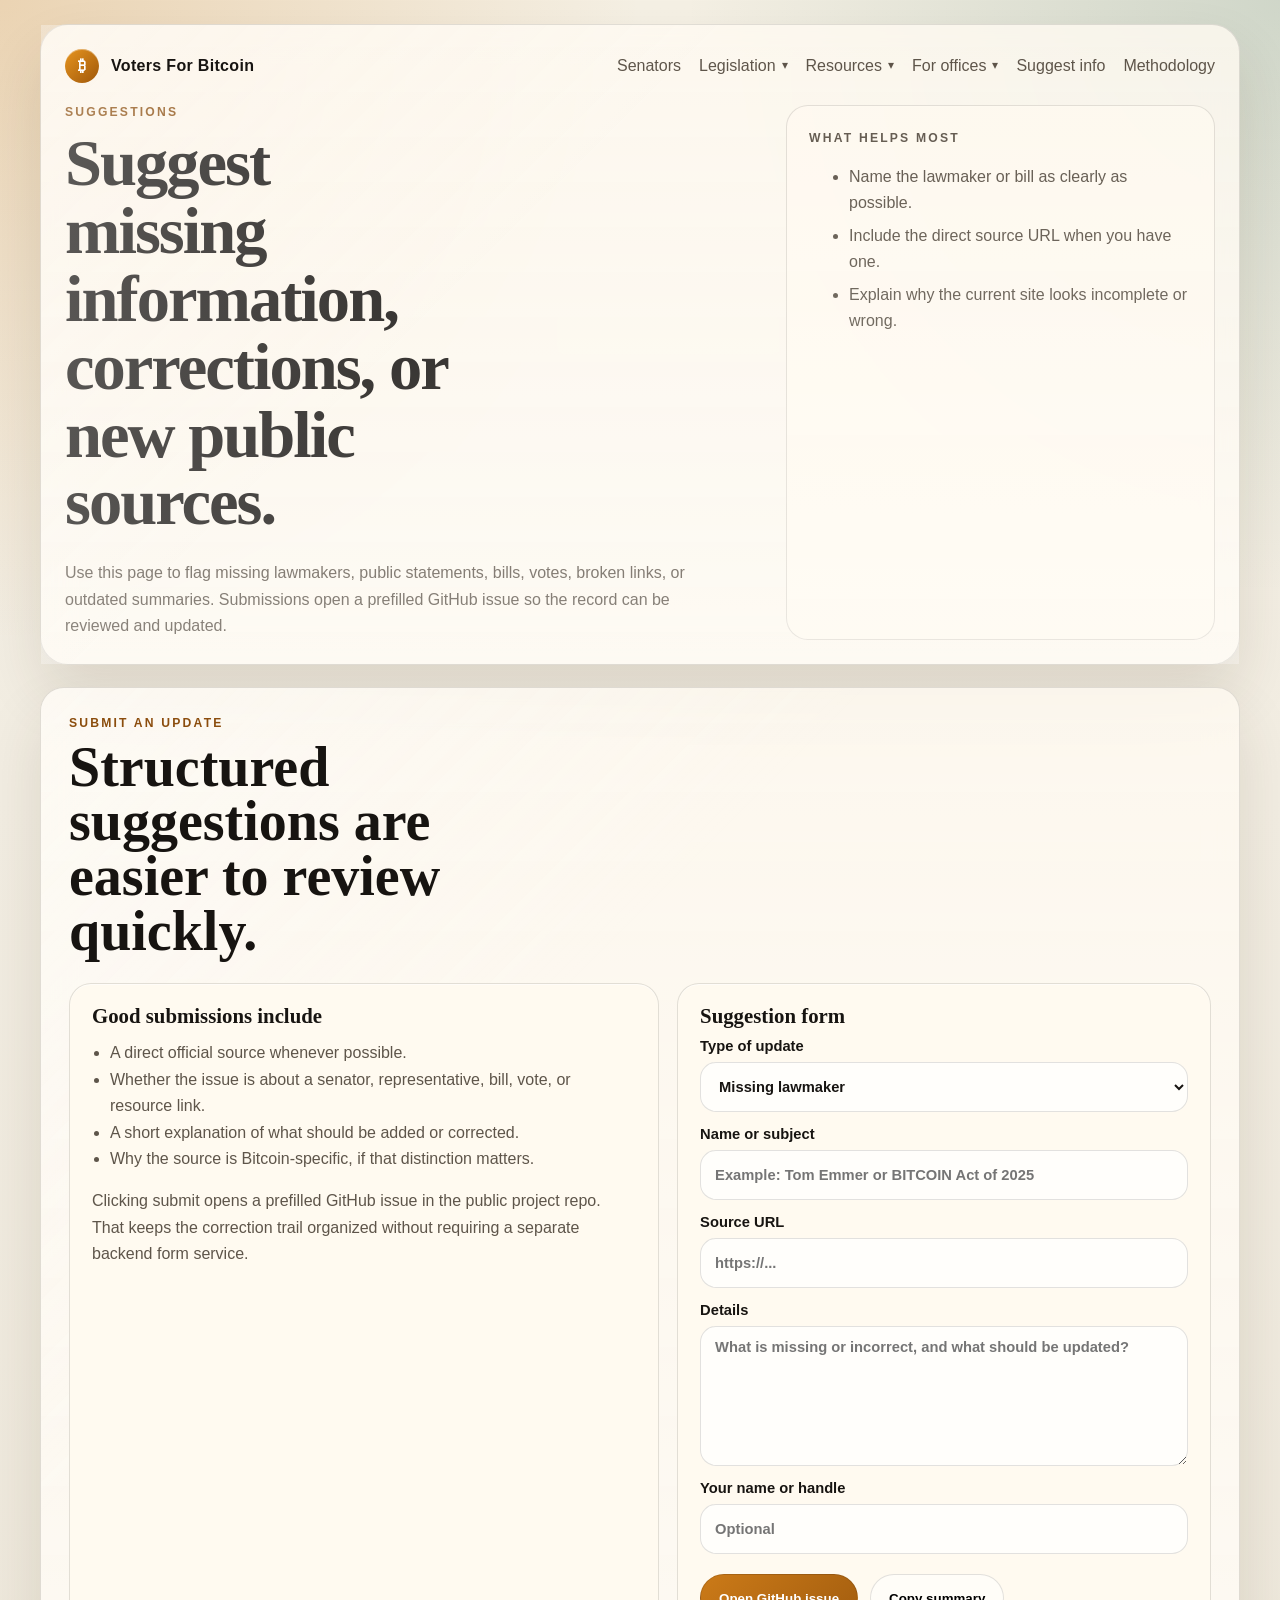
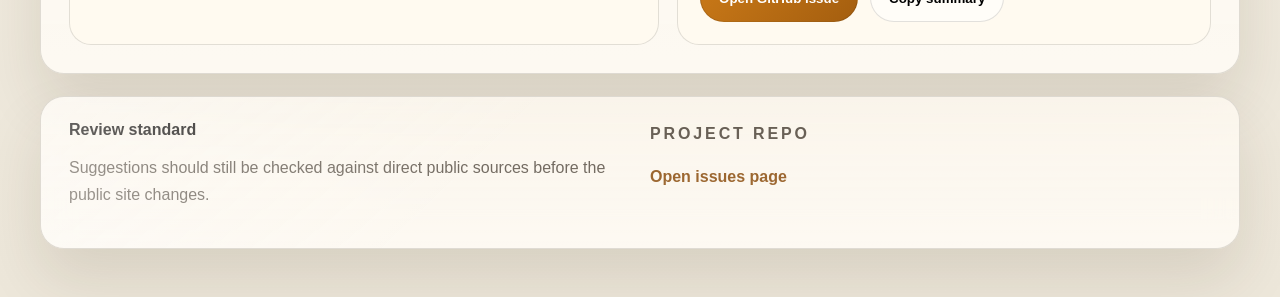
<file: suggest.html>
<!DOCTYPE html>
<html lang="en">
  <head>
    <meta charset="UTF-8" />
    <meta name="viewport" content="width=device-width, initial-scale=1.0" />
    <title>Suggest an Update | Voters For Bitcoin</title>
    <meta
      name="description"
      content="Suggest a missing lawmaker, source, quote, bill, vote, or correction for Voters For Bitcoin."
    />
    <!-- Favicon -->
    <link rel="icon" href="./favicon.svg" type="image/svg+xml" />
    <link rel="icon" href="./favicon-32.png" type="image/png" sizes="32x32" />
    <link rel="apple-touch-icon" href="./apple-touch-icon.png" />
    <link rel="manifest" href="./site.webmanifest" />
    <meta name="theme-color" content="#cb7a18" />
    <!-- Open Graph / social sharing -->
    <meta property="og:type" content="website" />
    <meta property="og:title" content="Suggest an Update | Voters For Bitcoin" />
    <meta property="og:description" content="Suggest a missing lawmaker, source, quote, bill, vote, or correction for Voters For Bitcoin." />
    <meta property="og:image" content="./og-image.png" />
    <!-- Twitter / X card -->
    <meta name="twitter:card" content="summary_large_image" />
    <meta name="twitter:title" content="Suggest an Update | Voters For Bitcoin" />
    <meta name="twitter:description" content="Suggest a missing lawmaker, source, quote, bill, vote, or correction for Voters For Bitcoin." />
    <meta name="twitter:image" content="./og-image.png" />
    <script defer src="https://cdn.vercel-insights.com/v1/script.js"></script>
    <link rel="stylesheet" href="./styles.css" />
  </head>
  <body>
    <div class="site-shell">
      <header class="hero">
        <nav class="topbar">
          <a class="brand" href="./index.html">
            <span class="brand-mark">₿</span>
            <span>Voters For Bitcoin</span>
          </a>
          <button class="nav-toggle" type="button" aria-label="Toggle navigation" aria-expanded="false">
            <span class="nav-toggle-icon">☰</span>
          </button>
          <div class="nav-links">
            <a href="./index.html#directory">Senators</a>
            <div class="nav-dropdown">
              <a href="./bitcoin-legislation.html" class="nav-dropdown-trigger" aria-haspopup="true">Legislation</a>
              <div class="nav-dropdown-menu">
                <a href="./bitcoin-legislation.html">Bitcoin</a>
                <a href="./crypto-legislation.html">Crypto</a>
              </div>
            </div>
            <div class="nav-dropdown">
              <a href="./resources/index.html" class="nav-dropdown-trigger" aria-haspopup="true">Resources</a>
              <div class="nav-dropdown-menu">
                <a href="./resources/index.html">Resource hub</a>
                <a href="./resources/bitcoin-basics.html">Bitcoin basics</a>
                <a href="./resources/self-custody.html">Self-custody</a>
                <a href="./resources/educators.html">Educators</a>
              </div>
            </div>
            <div class="nav-dropdown">
              <a href="./for-offices.html" class="nav-dropdown-trigger" aria-haspopup="true">For offices</a>
              <div class="nav-dropdown-menu">
                <a href="./for-offices.html">Overview</a>
                <a href="./survey.html">Bitcoin policy survey</a>
              </div>
            </div>
            <a href="./suggest.html">Suggest info</a>
            <a href="./index.html#methodology">Methodology</a>
          </div>
        </nav>

        <div class="page-hero">
          <div class="hero-copy">
            <p class="eyebrow">Suggestions</p>
            <h1>Suggest missing information, corrections, or new public sources.</h1>
            <p class="hero-text">
              Use this page to flag missing lawmakers, public statements, bills,
              votes, broken links, or outdated summaries. Submissions open a
              prefilled GitHub issue so the record can be reviewed and updated.
            </p>
          </div>
          <aside class="resource-note">
            <p class="panel-label">What helps most</p>
            <ul>
              <li>Name the lawmaker or bill as clearly as possible.</li>
              <li>Include the direct source URL when you have one.</li>
              <li>Explain why the current site looks incomplete or wrong.</li>
            </ul>
          </aside>
        </div>
      </header>

      <main>
        <section class="section">
          <div class="section-heading">
            <p class="eyebrow">Submit an update</p>
            <h2>Structured suggestions are easier to review quickly.</h2>
          </div>
          <div class="suggest-grid">
            <article class="suggest-card">
              <h3>Good submissions include</h3>
              <ul class="suggest-help">
                <li>A direct official source whenever possible.</li>
                <li>Whether the issue is about a senator, representative, bill, vote, or resource link.</li>
                <li>A short explanation of what should be added or corrected.</li>
                <li>Why the source is Bitcoin-specific, if that distinction matters.</li>
              </ul>
              <p>
                Clicking submit opens a prefilled GitHub issue in the public
                project repo. That keeps the correction trail organized without
                requiring a separate backend form service.
              </p>
            </article>

            <article class="suggest-form-card">
              <h3>Suggestion form</h3>
              <form id="suggest-form" class="suggest-form">
                <label>
                  Type of update
                  <select id="suggest-type" name="type" required>
                    <option value="Missing lawmaker">Missing lawmaker</option>
                    <option value="Correction">Correction</option>
                    <option value="Missing source">Missing source</option>
                    <option value="Legislation update">Legislation update</option>
                    <option value="Feature request">Feature request</option>
                    <option value="Broken link">Broken link</option>
                    <option value="Resource suggestion">Resource suggestion</option>
                  </select>
                </label>
                <label>
                  Name or subject
                  <input id="suggest-subject" name="subject" type="text" placeholder="Example: Tom Emmer or BITCOIN Act of 2025" required />
                </label>
                <label>
                  Source URL
                  <input id="suggest-url" name="url" type="url" placeholder="https://..." />
                </label>
                <label>
                  Details
                  <textarea id="suggest-details" name="details" placeholder="What is missing or incorrect, and what should be updated?" required></textarea>
                </label>
                <label>
                  Your name or handle
                  <input id="suggest-name" name="name" type="text" placeholder="Optional" />
                </label>
                <div class="suggest-actions">
                  <button class="button button-primary" type="submit">Open GitHub issue</button>
                  <button id="copy-suggestion" class="button button-secondary" type="button">Copy summary</button>
                </div>
              </form>
              <pre id="suggest-output" class="suggest-output is-hidden"></pre>
            </article>
          </div>
        </section>
      </main>

      <footer class="footer">
        <div>
          <strong>Review standard</strong>
          <p>
            Suggestions should still be checked against direct public sources
            before the public site changes.
          </p>
        </div>
        <div>
          <p class="footer-label">Project repo</p>
          <p><a href="https://github.com/JohnMacMini/VotersForBitcoin/issues/new" target="_blank" rel="noreferrer">Open issues page</a></p>
        </div>
      </footer>
    </div>

    <script src="./suggest.js"></script>
    <script src="./nav.js"></script>
  </body>
</html>
</file>
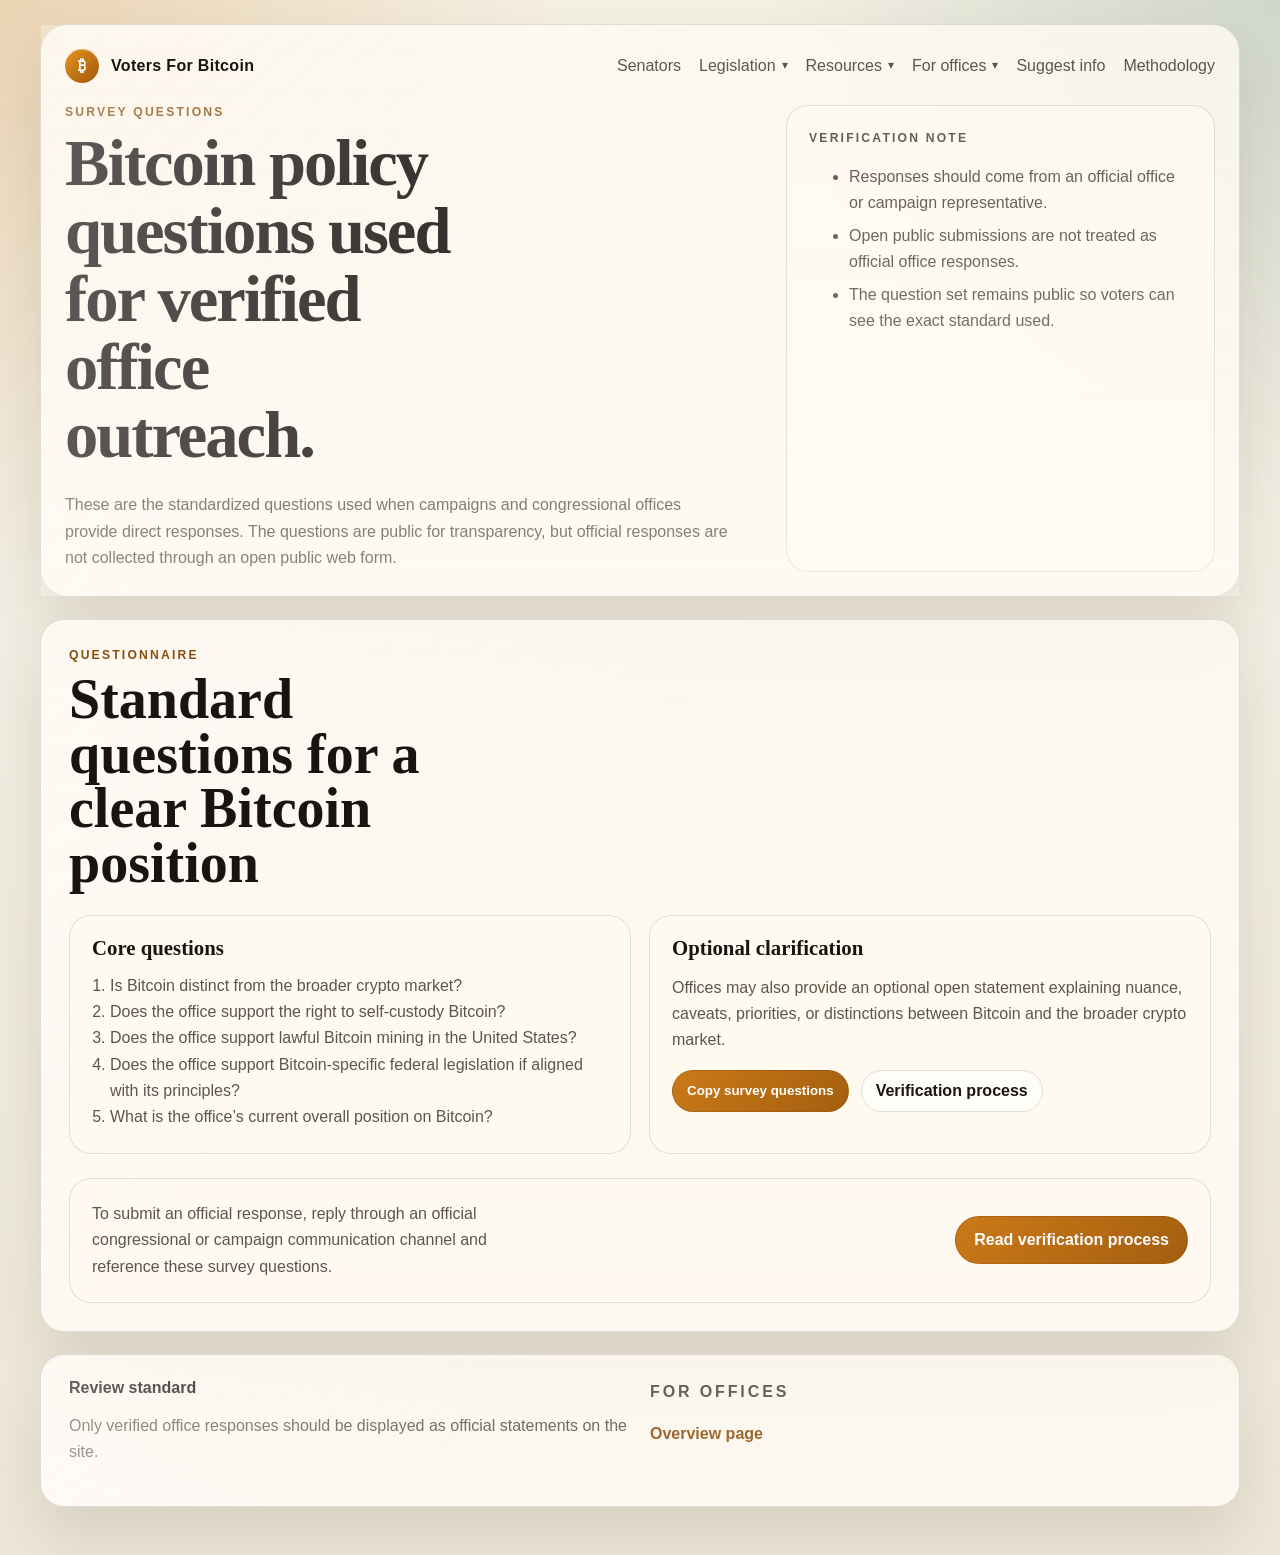
<file: survey.html>
<!DOCTYPE html>
<html lang="en">
  <head>
    <meta charset="UTF-8" />
    <meta name="viewport" content="width=device-width, initial-scale=1.0" />
    <title>Bitcoin Policy Survey | Voters For Bitcoin</title>
    <meta
      name="description"
      content="Official Bitcoin policy survey for campaigns and congressional offices."
    />
    <!-- Favicon -->
    <link rel="icon" href="./favicon.svg" type="image/svg+xml" />
    <link rel="icon" href="./favicon-32.png" type="image/png" sizes="32x32" />
    <link rel="apple-touch-icon" href="./apple-touch-icon.png" />
    <link rel="manifest" href="./site.webmanifest" />
    <meta name="theme-color" content="#cb7a18" />
    <!-- Open Graph / social sharing -->
    <meta property="og:type" content="website" />
    <meta property="og:title" content="Bitcoin Policy Survey | Voters For Bitcoin" />
    <meta property="og:description" content="Official Bitcoin policy survey for campaigns and congressional offices." />
    <meta property="og:image" content="./og-image.png" />
    <!-- Twitter / X card -->
    <meta name="twitter:card" content="summary_large_image" />
    <meta name="twitter:title" content="Bitcoin Policy Survey | Voters For Bitcoin" />
    <meta name="twitter:description" content="Official Bitcoin policy survey for campaigns and congressional offices." />
    <meta name="twitter:image" content="./og-image.png" />
    <script defer src="https://cdn.vercel-insights.com/v1/script.js"></script>
    <link rel="stylesheet" href="./styles.css" />
  </head>
  <body>
    <div class="site-shell">
      <header class="hero">
        <nav class="topbar">
          <a class="brand" href="./index.html">
            <span class="brand-mark">₿</span>
            <span>Voters For Bitcoin</span>
          </a>
          <button class="nav-toggle" type="button" aria-label="Toggle navigation" aria-expanded="false">
            <span class="nav-toggle-icon">☰</span>
          </button>
          <div class="nav-links">
            <a href="./index.html#directory">Senators</a>
            <div class="nav-dropdown">
              <a href="./bitcoin-legislation.html" class="nav-dropdown-trigger" aria-haspopup="true">Legislation</a>
              <div class="nav-dropdown-menu">
                <a href="./bitcoin-legislation.html">Bitcoin</a>
                <a href="./crypto-legislation.html">Crypto</a>
              </div>
            </div>
            <div class="nav-dropdown">
              <a href="./resources/index.html" class="nav-dropdown-trigger" aria-haspopup="true">Resources</a>
              <div class="nav-dropdown-menu">
                <a href="./resources/index.html">Resource hub</a>
                <a href="./resources/bitcoin-basics.html">Bitcoin basics</a>
                <a href="./resources/self-custody.html">Self-custody</a>
                <a href="./resources/educators.html">Educators</a>
              </div>
            </div>
            <div class="nav-dropdown">
              <a href="./for-offices.html" class="nav-dropdown-trigger" aria-haspopup="true">For offices</a>
              <div class="nav-dropdown-menu">
                <a href="./for-offices.html">Overview</a>
                <a href="./survey.html">Bitcoin policy survey</a>
              </div>
            </div>
            <a href="./suggest.html">Suggest info</a>
            <a href="./index.html#methodology">Methodology</a>
          </div>
        </nav>

        <div class="page-hero">
          <div class="hero-copy">
            <p class="eyebrow">Survey questions</p>
            <h1>Bitcoin policy questions used for verified office outreach.</h1>
            <p class="hero-text">
              These are the standardized questions used when campaigns and
              congressional offices provide direct responses. The questions are
              public for transparency, but official responses are not collected
              through an open public web form.
            </p>
          </div>
          <aside class="resource-note">
            <p class="panel-label">Verification note</p>
            <ul>
              <li>Responses should come from an official office or campaign representative.</li>
              <li>Open public submissions are not treated as official office responses.</li>
              <li>The question set remains public so voters can see the exact standard used.</li>
            </ul>
          </aside>
        </div>
      </header>

      <main>
        <section class="section">
          <div class="section-heading">
            <p class="eyebrow">Questionnaire</p>
            <h2>Standard questions for a clear Bitcoin position</h2>
          </div>
          <div class="office-grid">
            <article class="survey-card">
              <h3>Core questions</h3>
              <ol class="suggest-help">
                <li>Is Bitcoin distinct from the broader crypto market?</li>
                <li>Does the office support the right to self-custody Bitcoin?</li>
                <li>Does the office support lawful Bitcoin mining in the United States?</li>
                <li>Does the office support Bitcoin-specific federal legislation if aligned with its principles?</li>
                <li>What is the office’s current overall position on Bitcoin?</li>
              </ol>
            </article>
            <article class="survey-card">
              <h3>Optional clarification</h3>
              <p>
                Offices may also provide an optional open statement explaining
                nuance, caveats, priorities, or distinctions between Bitcoin and
                the broader crypto market.
              </p>
              <div class="contact-actions">
                <button id="copy-survey-questions" class="button button-primary button-small" type="button">Copy survey questions</button>
                <a class="button button-secondary button-small" href="./for-offices.html">Verification process</a>
              </div>
            </article>
          </div>
          <div class="cta-strip">
            <p>
              To submit an official response, reply through an official
              congressional or campaign communication channel and reference these
              survey questions.
            </p>
            <a class="button button-primary" href="./for-offices.html">Read verification process</a>
          </div>
        </section>
      </main>

      <footer class="footer">
        <div>
          <strong>Review standard</strong>
          <p>Only verified office responses should be displayed as official statements on the site.</p>
        </div>
        <div>
          <p class="footer-label">For offices</p>
          <p><a href="./for-offices.html">Overview page</a></p>
        </div>
      </footer>
    </div>

    <script src="./survey.js"></script>
    <script src="./nav.js"></script>
  </body>
</html>
</file>
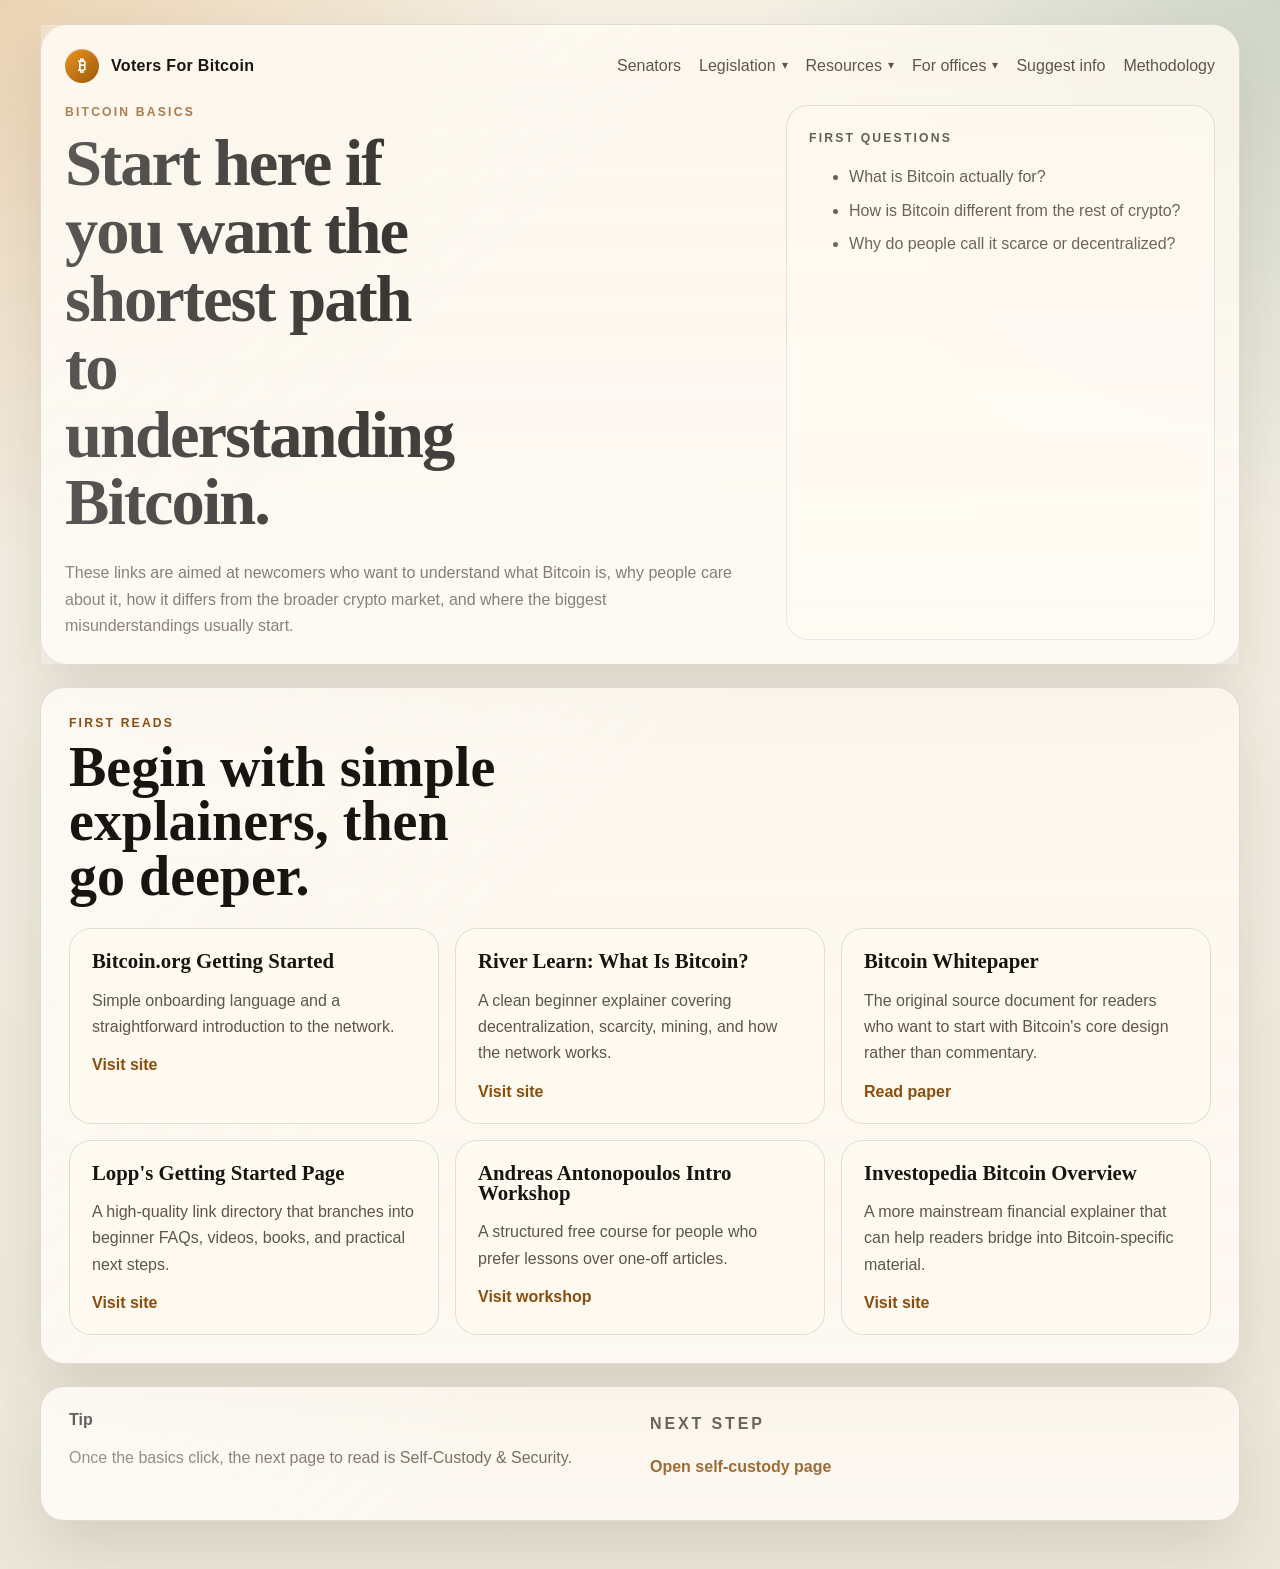
<file: resources/bitcoin-basics.html>
<!DOCTYPE html>
<html lang="en">
  <head>
    <meta charset="UTF-8" />
    <meta name="viewport" content="Beginner-friendly Bitcoin education covering what Bitcoin is, why it matters, and where to start learning." />
    <title>Bitcoin Basics | Voters For Bitcoin</title>
    <meta
      name="description"
      content="Beginner-friendly Bitcoin education covering what Bitcoin is, why it matters, and where to start learning."
    />
    <!-- Favicon -->
    <link rel="icon" href="../favicon.svg" type="image/svg+xml" />
    <link rel="icon" href="../favicon-32.png" type="image/png" sizes="32x32" />
    <link rel="apple-touch-icon" href="../apple-touch-icon.png" />
    <link rel="manifest" href="../site.webmanifest" />
    <meta name="theme-color" content="#cb7a18" />
    <!-- Open Graph / social sharing -->
    <meta property="og:type" content="website" />
    <meta property="og:title" content="Bitcoin Basics | Voters For Bitcoin" />
    <meta property="og:description" content="Beginner-friendly Bitcoin education covering what Bitcoin is, why it matters, and where to start learning." />
    <meta property="og:image" content="../og-image.png" />
    <!-- Twitter / X card -->
    <meta name="twitter:card" content="summary_large_image" />
    <meta name="twitter:title" content="Bitcoin Basics | Voters For Bitcoin" />
    <meta name="twitter:description" content="Beginner-friendly Bitcoin education covering what Bitcoin is, why it matters, and where to start learning." />
    <meta name="twitter:image" content="../og-image.png" />
    <script defer src="https://cdn.vercel-insights.com/v1/script.js"></script>
    <link rel="stylesheet" href="../styles.css" />
  </head>
  <body>
    <div class="site-shell">
      <header class="hero">
        <nav class="topbar">
          <a class="brand" href="../index.html">
            <span class="brand-mark">₿</span>
            <span>Voters For Bitcoin</span>
          </a>
          <button class="nav-toggle" type="button" aria-label="Toggle navigation" aria-expanded="false">
            <span class="nav-toggle-icon">☰</span>
          </button>
          <div class="nav-links">
            <a href="../index.html#directory">Senators</a>
            <div class="nav-dropdown">
              <a href="../bitcoin-legislation.html" class="nav-dropdown-trigger" aria-haspopup="true">Legislation</a>
              <div class="nav-dropdown-menu">
                <a href="../bitcoin-legislation.html">Bitcoin</a>
                <a href="../crypto-legislation.html">Crypto</a>
              </div>
            </div>
            <div class="nav-dropdown">
              <a href="./index.html" class="nav-dropdown-trigger" aria-haspopup="true">Resources</a>
              <div class="nav-dropdown-menu">
                <a href="./index.html">Resource hub</a>
                <a href="./bitcoin-basics.html">Bitcoin basics</a>
                <a href="./self-custody.html">Self-custody</a>
                <a href="./educators.html">Educators</a>
              </div>
            </div>
            <div class="nav-dropdown">
              <a href="../for-offices.html" class="nav-dropdown-trigger" aria-haspopup="true">For offices</a>
              <div class="nav-dropdown-menu">
                <a href="../for-offices.html">Overview</a>
                <a href="../survey.html">Bitcoin policy survey</a>
              </div>
            </div>
            <a href="../suggest.html">Suggest info</a>
            <a href="../index.html#methodology">Methodology</a>
          </div>
        </nav>

        <div class="page-hero">
          <div class="hero-copy">
            <p class="eyebrow">Bitcoin basics</p>
            <h1>Start here if you want the shortest path to understanding Bitcoin.</h1>
            <p class="hero-text">
              These links are aimed at newcomers who want to understand what Bitcoin
              is, why people care about it, how it differs from the broader crypto
              market, and where the biggest misunderstandings usually start.
            </p>
          </div>
          <aside class="resource-note">
            <p class="panel-label">First questions</p>
            <ul>
              <li>What is Bitcoin actually for?</li>
              <li>How is Bitcoin different from the rest of crypto?</li>
              <li>Why do people call it scarce or decentralized?</li>
            </ul>
          </aside>
        </div>
      </header>

      <main>
        <section class="section">
          <div class="section-heading">
            <p class="eyebrow">First reads</p>
            <h2>Begin with simple explainers, then go deeper.</h2>
          </div>
          <div class="guide-grid">
            <article class="guide-card">
              <h3>Bitcoin.org Getting Started</h3>
              <p>Simple onboarding language and a straightforward introduction to the network.</p>
              <a href="https://bitcoin.org/en/getting-started" target="_blank" rel="noreferrer">Visit site</a>
            </article>
            <article class="guide-card">
              <h3>River Learn: What Is Bitcoin?</h3>
              <p>A clean beginner explainer covering decentralization, scarcity, mining, and how the network works.</p>
              <a href="https://river.com/learn/what-is-bitcoin/" target="_blank" rel="noreferrer">Visit site</a>
            </article>
            <article class="guide-card">
              <h3>Bitcoin Whitepaper</h3>
              <p>The original source document for readers who want to start with Bitcoin's core design rather than commentary.</p>
              <a href="https://bitcoin.org/bitcoin.pdf" target="_blank" rel="noreferrer">Read paper</a>
            </article>
            <article class="guide-card">
              <h3>Lopp's Getting Started Page</h3>
              <p>A high-quality link directory that branches into beginner FAQs, videos, books, and practical next steps.</p>
              <a href="https://www.lopp.net/bitcoin-information/getting-started.html" target="_blank" rel="noreferrer">Visit site</a>
            </article>
            <article class="guide-card">
              <h3>Andreas Antonopoulos Intro Workshop</h3>
              <p>A structured free course for people who prefer lessons over one-off articles.</p>
              <a href="https://aantonop.com/workshops/introduction-to-bitcoin-and-open-blockchains/" target="_blank" rel="noreferrer">Visit workshop</a>
            </article>
            <article class="guide-card">
              <h3>Investopedia Bitcoin Overview</h3>
              <p>A more mainstream financial explainer that can help readers bridge into Bitcoin-specific material.</p>
              <a href="https://www.investopedia.com/terms/b/bitcoin.asp" target="_blank" rel="noreferrer">Visit site</a>
            </article>
          </div>
        </section>
      </main>

      <footer class="footer">
        <div>
          <strong>Tip</strong>
          <p>Once the basics click, the next page to read is Self-Custody & Security.</p>
        </div>
        <div>
          <p class="footer-label">Next step</p>
          <p><a href="./self-custody.html">Open self-custody page</a></p>
        </div>
      </footer>
    </div>
    <script src="../nav.js"></script>
  </body>
</html>
</file>
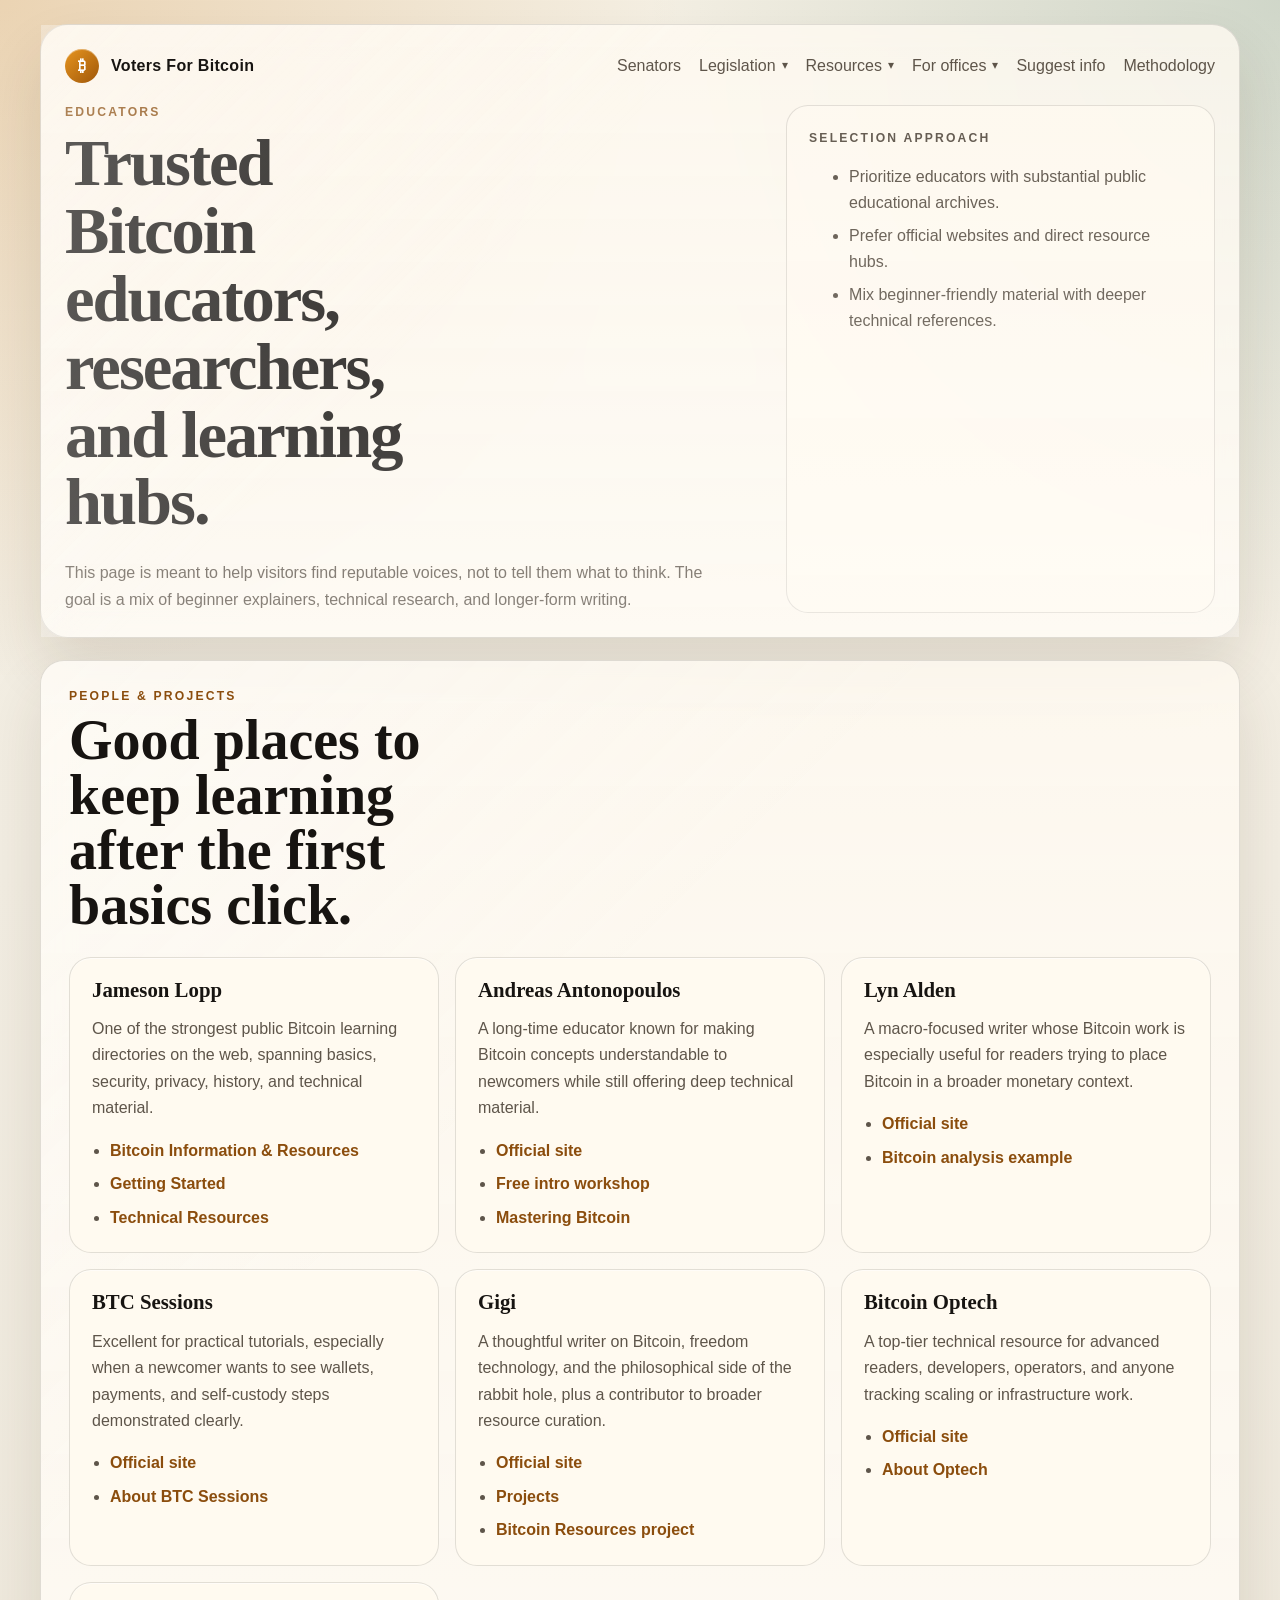
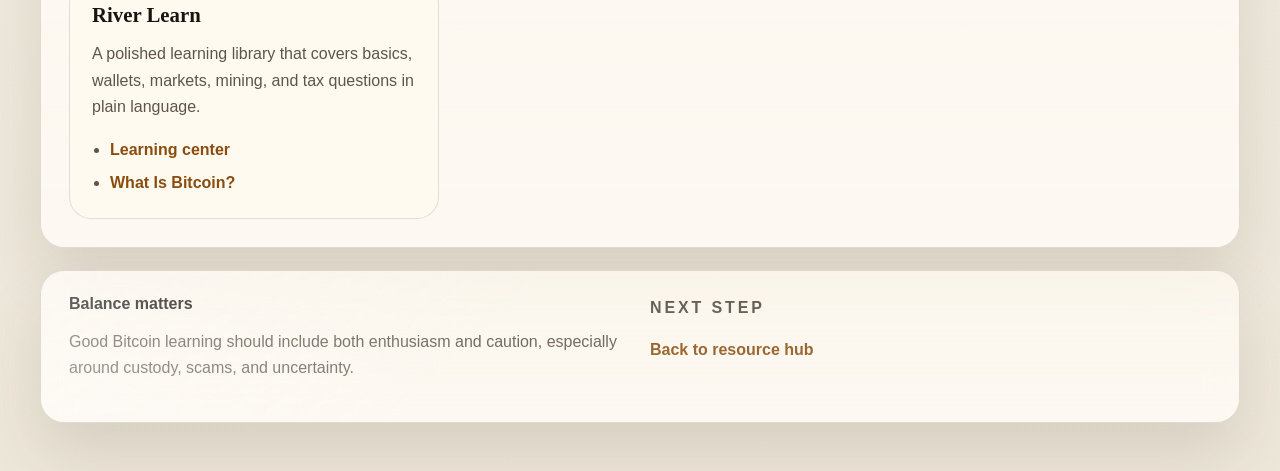
<file: resources/educators.html>
<!DOCTYPE html>
<html lang="en">
  <head>
    <meta charset="UTF-8" />
    <meta name="viewport" content="Explore respected Bitcoin educators, researchers, and learning hubs including Jameson Lopp and other widely cited voices." />
    <title>Bitcoin Educators | Voters For Bitcoin</title>
    <meta
      name="description"
      content="Explore respected Bitcoin educators, researchers, and learning hubs including Jameson Lopp and other widely cited voices."
    />
    <!-- Favicon -->
    <link rel="icon" href="../favicon.svg" type="image/svg+xml" />
    <link rel="icon" href="../favicon-32.png" type="image/png" sizes="32x32" />
    <link rel="apple-touch-icon" href="../apple-touch-icon.png" />
    <link rel="manifest" href="../site.webmanifest" />
    <meta name="theme-color" content="#cb7a18" />
    <!-- Open Graph / social sharing -->
    <meta property="og:type" content="website" />
    <meta property="og:title" content="Bitcoin Educators | Voters For Bitcoin" />
    <meta property="og:description" content="Explore respected Bitcoin educators, researchers, and learning hubs including Jameson Lopp and other widely cited voices." />
    <meta property="og:image" content="../og-image.png" />
    <!-- Twitter / X card -->
    <meta name="twitter:card" content="summary_large_image" />
    <meta name="twitter:title" content="Bitcoin Educators | Voters For Bitcoin" />
    <meta name="twitter:description" content="Explore respected Bitcoin educators, researchers, and learning hubs including Jameson Lopp and other widely cited voices." />
    <meta name="twitter:image" content="../og-image.png" />
    <script defer src="https://cdn.vercel-insights.com/v1/script.js"></script>
    <link rel="stylesheet" href="../styles.css" />
  </head>
  <body>
    <div class="site-shell">
      <header class="hero">
        <nav class="topbar">
          <a class="brand" href="../index.html">
            <span class="brand-mark">₿</span>
            <span>Voters For Bitcoin</span>
          </a>
          <button class="nav-toggle" type="button" aria-label="Toggle navigation" aria-expanded="false">
            <span class="nav-toggle-icon">☰</span>
          </button>
          <div class="nav-links">
            <a href="../index.html#directory">Senators</a>
            <div class="nav-dropdown">
              <a href="../bitcoin-legislation.html" class="nav-dropdown-trigger" aria-haspopup="true">Legislation</a>
              <div class="nav-dropdown-menu">
                <a href="../bitcoin-legislation.html">Bitcoin</a>
                <a href="../crypto-legislation.html">Crypto</a>
              </div>
            </div>
            <div class="nav-dropdown">
              <a href="./index.html" class="nav-dropdown-trigger" aria-haspopup="true">Resources</a>
              <div class="nav-dropdown-menu">
                <a href="./index.html">Resource hub</a>
                <a href="./bitcoin-basics.html">Bitcoin basics</a>
                <a href="./self-custody.html">Self-custody</a>
                <a href="./educators.html">Educators</a>
              </div>
            </div>
            <div class="nav-dropdown">
              <a href="../for-offices.html" class="nav-dropdown-trigger" aria-haspopup="true">For offices</a>
              <div class="nav-dropdown-menu">
                <a href="../for-offices.html">Overview</a>
                <a href="../survey.html">Bitcoin policy survey</a>
              </div>
            </div>
            <a href="../suggest.html">Suggest info</a>
            <a href="../index.html#methodology">Methodology</a>
          </div>
        </nav>

        <div class="page-hero">
          <div class="hero-copy">
            <p class="eyebrow">Educators</p>
            <h1>Trusted Bitcoin educators, researchers, and learning hubs.</h1>
            <p class="hero-text">
              This page is meant to help visitors find reputable voices, not to
              tell them what to think. The goal is a mix of beginner explainers,
              technical research, and longer-form writing.
            </p>
          </div>
          <aside class="resource-note">
            <p class="panel-label">Selection approach</p>
            <ul>
              <li>Prioritize educators with substantial public educational archives.</li>
              <li>Prefer official websites and direct resource hubs.</li>
              <li>Mix beginner-friendly material with deeper technical references.</li>
            </ul>
          </aside>
        </div>
      </header>

      <main>
        <section class="section">
          <div class="section-heading">
            <p class="eyebrow">People & projects</p>
            <h2>Good places to keep learning after the first basics click.</h2>
          </div>
          <div class="educator-grid">
            <article class="educator-card">
              <h3>Jameson Lopp</h3>
              <p>One of the strongest public Bitcoin learning directories on the web, spanning basics, security, privacy, history, and technical material.</p>
              <ul>
                <li><a href="https://www.lopp.net/bitcoin-information" target="_blank" rel="noreferrer">Bitcoin Information & Resources</a></li>
                <li><a href="https://www.lopp.net/bitcoin-information/getting-started.html" target="_blank" rel="noreferrer">Getting Started</a></li>
                <li><a href="https://www.lopp.net/bitcoin-information/technical-resources.html" target="_blank" rel="noreferrer">Technical Resources</a></li>
              </ul>
            </article>
            <article class="educator-card">
              <h3>Andreas Antonopoulos</h3>
              <p>A long-time educator known for making Bitcoin concepts understandable to newcomers while still offering deep technical material.</p>
              <ul>
                <li><a href="https://aantonop.com/" target="_blank" rel="noreferrer">Official site</a></li>
                <li><a href="https://aantonop.com/workshops/introduction-to-bitcoin-and-open-blockchains/" target="_blank" rel="noreferrer">Free intro workshop</a></li>
                <li><a href="https://aantonop.com/product/mastering-bitcoin-2nd-edition-ebook/" target="_blank" rel="noreferrer">Mastering Bitcoin</a></li>
              </ul>
            </article>
            <article class="educator-card">
              <h3>Lyn Alden</h3>
              <p>A macro-focused writer whose Bitcoin work is especially useful for readers trying to place Bitcoin in a broader monetary context.</p>
              <ul>
                <li><a href="https://www.lynalden.com/" target="_blank" rel="noreferrer">Official site</a></li>
                <li><a href="https://www.lynalden.com/bitcoin-ponzi-scheme/" target="_blank" rel="noreferrer">Bitcoin analysis example</a></li>
              </ul>
            </article>
            <article class="educator-card">
              <h3>BTC Sessions</h3>
              <p>Excellent for practical tutorials, especially when a newcomer wants to see wallets, payments, and self-custody steps demonstrated clearly.</p>
              <ul>
                <li><a href="https://www.btcsessions.ca/" target="_blank" rel="noreferrer">Official site</a></li>
                <li><a href="https://www.btcsessions.ca/about" target="_blank" rel="noreferrer">About BTC Sessions</a></li>
              </ul>
            </article>
            <article class="educator-card">
              <h3>Gigi</h3>
              <p>A thoughtful writer on Bitcoin, freedom technology, and the philosophical side of the rabbit hole, plus a contributor to broader resource curation.</p>
              <ul>
                <li><a href="https://dergigi.com/" target="_blank" rel="noreferrer">Official site</a></li>
                <li><a href="https://dergigi.com/projects" target="_blank" rel="noreferrer">Projects</a></li>
                <li><a href="https://bitcoin-resources.com/" target="_blank" rel="noreferrer">Bitcoin Resources project</a></li>
              </ul>
            </article>
            <article class="educator-card">
              <h3>Bitcoin Optech</h3>
              <p>A top-tier technical resource for advanced readers, developers, operators, and anyone tracking scaling or infrastructure work.</p>
              <ul>
                <li><a href="https://bitcoinops.org/" target="_blank" rel="noreferrer">Official site</a></li>
                <li><a href="https://bitcoinops.org/en/about/" target="_blank" rel="noreferrer">About Optech</a></li>
              </ul>
            </article>
            <article class="educator-card">
              <h3>River Learn</h3>
              <p>A polished learning library that covers basics, wallets, markets, mining, and tax questions in plain language.</p>
              <ul>
                <li><a href="https://river.com/learn/" target="_blank" rel="noreferrer">Learning center</a></li>
                <li><a href="https://river.com/learn/what-is-bitcoin/" target="_blank" rel="noreferrer">What Is Bitcoin?</a></li>
              </ul>
            </article>
          </div>
        </section>
      </main>

      <footer class="footer">
        <div>
          <strong>Balance matters</strong>
          <p>Good Bitcoin learning should include both enthusiasm and caution, especially around custody, scams, and uncertainty.</p>
        </div>
        <div>
          <p class="footer-label">Next step</p>
          <p><a href="./index.html">Back to resource hub</a></p>
        </div>
      </footer>
    </div>
    <script src="../nav.js"></script>
  </body>
</html>
</file>
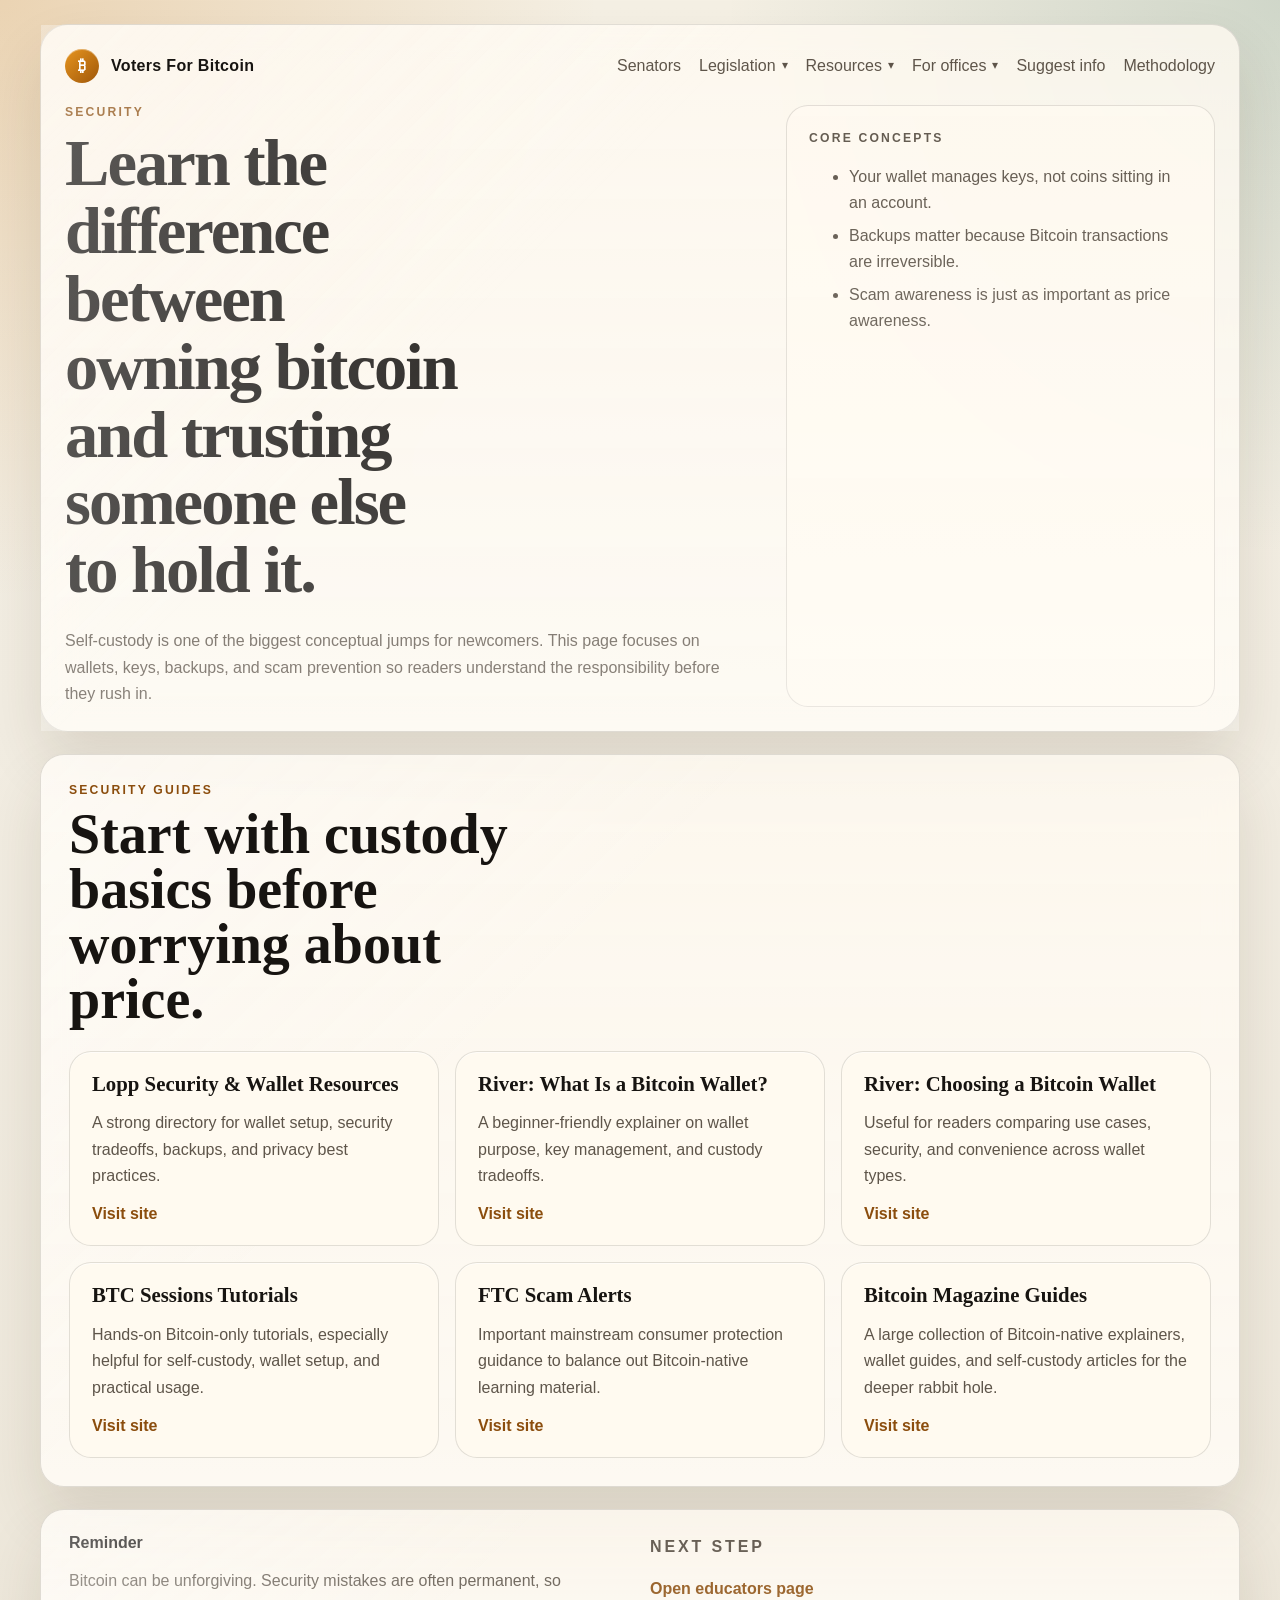
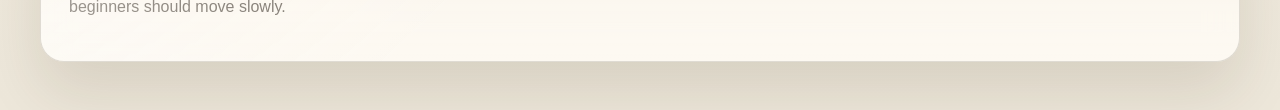
<file: resources/self-custody.html>
<!DOCTYPE html>
<html lang="en">
  <head>
    <meta charset="UTF-8" />
    <meta name="viewport" content="Learn the basics of Bitcoin wallets, self-custody, private keys, backups, and common scam risks." />
    <title>Self-Custody & Security | Voters For Bitcoin</title>
    <meta
      name="description"
      content="Learn the basics of Bitcoin wallets, self-custody, private keys, backups, and common scam risks."
    />
    <!-- Favicon -->
    <link rel="icon" href="../favicon.svg" type="image/svg+xml" />
    <link rel="icon" href="../favicon-32.png" type="image/png" sizes="32x32" />
    <link rel="apple-touch-icon" href="../apple-touch-icon.png" />
    <link rel="manifest" href="../site.webmanifest" />
    <meta name="theme-color" content="#cb7a18" />
    <!-- Open Graph / social sharing -->
    <meta property="og:type" content="website" />
    <meta property="og:title" content="Self-Custody & Security | Voters For Bitcoin" />
    <meta property="og:description" content="Learn the basics of Bitcoin wallets, self-custody, private keys, backups, and common scam risks." />
    <meta property="og:image" content="../og-image.png" />
    <!-- Twitter / X card -->
    <meta name="twitter:card" content="summary_large_image" />
    <meta name="twitter:title" content="Self-Custody & Security | Voters For Bitcoin" />
    <meta name="twitter:description" content="Learn the basics of Bitcoin wallets, self-custody, private keys, backups, and common scam risks." />
    <meta name="twitter:image" content="../og-image.png" />
    <script defer src="https://cdn.vercel-insights.com/v1/script.js"></script>
    <link rel="stylesheet" href="../styles.css" />
  </head>
  <body>
    <div class="site-shell">
      <header class="hero">
        <nav class="topbar">
          <a class="brand" href="../index.html">
            <span class="brand-mark">₿</span>
            <span>Voters For Bitcoin</span>
          </a>
          <button class="nav-toggle" type="button" aria-label="Toggle navigation" aria-expanded="false">
            <span class="nav-toggle-icon">☰</span>
          </button>
          <div class="nav-links">
            <a href="../index.html#directory">Senators</a>
            <div class="nav-dropdown">
              <a href="../bitcoin-legislation.html" class="nav-dropdown-trigger" aria-haspopup="true">Legislation</a>
              <div class="nav-dropdown-menu">
                <a href="../bitcoin-legislation.html">Bitcoin</a>
                <a href="../crypto-legislation.html">Crypto</a>
              </div>
            </div>
            <div class="nav-dropdown">
              <a href="./index.html" class="nav-dropdown-trigger" aria-haspopup="true">Resources</a>
              <div class="nav-dropdown-menu">
                <a href="./index.html">Resource hub</a>
                <a href="./bitcoin-basics.html">Bitcoin basics</a>
                <a href="./self-custody.html">Self-custody</a>
                <a href="./educators.html">Educators</a>
              </div>
            </div>
            <div class="nav-dropdown">
              <a href="../for-offices.html" class="nav-dropdown-trigger" aria-haspopup="true">For offices</a>
              <div class="nav-dropdown-menu">
                <a href="../for-offices.html">Overview</a>
                <a href="../survey.html">Bitcoin policy survey</a>
              </div>
            </div>
            <a href="../suggest.html">Suggest info</a>
            <a href="../index.html#methodology">Methodology</a>
          </div>
        </nav>

        <div class="page-hero">
          <div class="hero-copy">
            <p class="eyebrow">Security</p>
            <h1>Learn the difference between owning bitcoin and trusting someone else to hold it.</h1>
            <p class="hero-text">
              Self-custody is one of the biggest conceptual jumps for newcomers.
              This page focuses on wallets, keys, backups, and scam prevention so
              readers understand the responsibility before they rush in.
            </p>
          </div>
          <aside class="resource-note">
            <p class="panel-label">Core concepts</p>
            <ul>
              <li>Your wallet manages keys, not coins sitting in an account.</li>
              <li>Backups matter because Bitcoin transactions are irreversible.</li>
              <li>Scam awareness is just as important as price awareness.</li>
            </ul>
          </aside>
        </div>
      </header>

      <main>
        <section class="section">
          <div class="section-heading">
            <p class="eyebrow">Security guides</p>
            <h2>Start with custody basics before worrying about price.</h2>
          </div>
          <div class="guide-grid">
            <article class="guide-card">
              <h3>Lopp Security & Wallet Resources</h3>
              <p>A strong directory for wallet setup, security tradeoffs, backups, and privacy best practices.</p>
              <a href="https://www.lopp.net/bitcoin-information/security.html" target="_blank" rel="noreferrer">Visit site</a>
            </article>
            <article class="guide-card">
              <h3>River: What Is a Bitcoin Wallet?</h3>
              <p>A beginner-friendly explainer on wallet purpose, key management, and custody tradeoffs.</p>
              <a href="https://river.com/learn/bitcoin-wallets/" target="_blank" rel="noreferrer">Visit site</a>
            </article>
            <article class="guide-card">
              <h3>River: Choosing a Bitcoin Wallet</h3>
              <p>Useful for readers comparing use cases, security, and convenience across wallet types.</p>
              <a href="https://river.com/learn/choosing-a-bitcoin-wallet/" target="_blank" rel="noreferrer">Visit site</a>
            </article>
            <article class="guide-card">
              <h3>BTC Sessions Tutorials</h3>
              <p>Hands-on Bitcoin-only tutorials, especially helpful for self-custody, wallet setup, and practical usage.</p>
              <a href="https://www.btcsessions.ca/" target="_blank" rel="noreferrer">Visit site</a>
            </article>
            <article class="guide-card">
              <h3>FTC Scam Alerts</h3>
              <p>Important mainstream consumer protection guidance to balance out Bitcoin-native learning material.</p>
              <a href="https://consumer.ftc.gov/scams" target="_blank" rel="noreferrer">Visit site</a>
            </article>
            <article class="guide-card">
              <h3>Bitcoin Magazine Guides</h3>
              <p>A large collection of Bitcoin-native explainers, wallet guides, and self-custody articles for the deeper rabbit hole.</p>
              <a href="https://bitcoinmagazine.com/guides" target="_blank" rel="noreferrer">Visit site</a>
            </article>
          </div>
        </section>
      </main>

      <footer class="footer">
        <div>
          <strong>Reminder</strong>
          <p>Bitcoin can be unforgiving. Security mistakes are often permanent, so beginners should move slowly.</p>
        </div>
        <div>
          <p class="footer-label">Next step</p>
          <p><a href="./educators.html">Open educators page</a></p>
        </div>
      </footer>
    </div>
    <script src="../nav.js"></script>
  </body>
</html>
</file>
<file: styles.css>
:root {
  --bg: #f3efe3;
  --bg-strong: #ede4cf;
  --surface: rgba(255, 251, 242, 0.8);
  --surface-strong: #fffaf0;
  --text: #171411;
  --muted: #5e554a;
  --line: rgba(23, 20, 17, 0.12);
  --accent: #cb7a18;
  --accent-deep: #8b4d0d;
  --good: #27634f;
  --warn: #8f6312;
  --bad: #8a2f25;
  --shadow: 0 30px 60px rgba(60, 42, 18, 0.12);
  --serif: "Iowan Old Style", "Palatino Linotype", "Book Antiqua", Palatino,
    "URW Palladio L", Georgia, serif;
  --sans: "Avenir Next", "Segoe UI", "Helvetica Neue", Helvetica, Arial,
    sans-serif;
}

* {
  box-sizing: border-box;
}

html {
  scroll-behavior: smooth;
}

body {
  margin: 0;
  color: var(--text);
  background:
    radial-gradient(circle at top left, rgba(203, 122, 24, 0.24), transparent 28%),
    radial-gradient(circle at top right, rgba(39, 99, 79, 0.18), transparent 26%),
    linear-gradient(180deg, #f5f0e4 0%, #f2ede2 42%, #ede7da 100%);
  font-family: var(--sans);
  overflow-x: hidden;
  -webkit-tap-highlight-color: rgba(139, 77, 13, 0.12);
}

a {
  color: inherit;
}

a,
button {
  -webkit-tap-highlight-color: rgba(139, 77, 13, 0.12);
}

.site-shell {
  width: min(1200px, calc(100vw - 32px));
  margin: 0 auto;
  padding: 24px 0 48px;
}

.hero,
.section,
.footer {
  position: relative;
  border: 1px solid var(--line);
  background: var(--surface);
  backdrop-filter: blur(16px);
  box-shadow: var(--shadow);
}

.hero::before,
.section::before,
.footer::before {
  content: "";
  position: absolute;
  inset: 0;
  background:
    linear-gradient(135deg, rgba(255, 255, 255, 0.32), transparent 38%),
    linear-gradient(180deg, transparent, rgba(255, 255, 255, 0.28));
  pointer-events: none;
}

.hero {
  padding: 24px;
  border-radius: 28px;
  overflow: visible;
}

.section,
.footer {
  overflow: hidden;
}

.topbar,
.hero-grid,
.directory-grid,
.snapshot-grid,
.resource-list,
.intro-grid,
.footer,
.section-heading-row,
.filters {
  position: relative;
  z-index: 1;
}

.topbar {
  display: flex;
  justify-content: space-between;
  align-items: center;
  gap: 20px;
}

.brand {
  display: inline-flex;
  align-items: center;
  gap: 12px;
  font-weight: 700;
  letter-spacing: 0.02em;
  text-decoration: none;
}

.brand-mark {
  display: grid;
  place-items: center;
  width: 34px;
  height: 34px;
  border-radius: 999px;
  color: white;
  background: linear-gradient(135deg, #e7951f, #9f570a);
  box-shadow: inset 0 1px 0 rgba(255, 255, 255, 0.35);
}

.nav-links {
  display: flex;
  flex-wrap: wrap;
  gap: 18px;
  align-items: center;
}

.nav-links a {
  color: var(--muted);
  text-decoration: none;
}

.nav-dropdown {
  position: relative;
  padding-bottom: 14px;
  margin-bottom: -14px;
}

.nav-dropdown-trigger {
  display: inline-flex;
  align-items: center;
  gap: 6px;
}

.nav-dropdown-trigger::after {
  content: "▾";
  font-size: 0.72rem;
  line-height: 1;
}

.nav-dropdown-menu {
  position: absolute;
  top: calc(100% - 2px);
  left: 0;
  display: none;
  min-width: 180px;
  padding: 8px;
  border-radius: 16px;
  border: 1px solid var(--line);
  background: var(--surface-strong);
  box-shadow: var(--shadow);
  z-index: 40;
}

.nav-dropdown-menu a {
  display: block;
  padding: 10px 12px;
  border-radius: 10px;
  color: var(--muted);
  text-decoration: none;
}

.nav-dropdown-menu a:hover,
.nav-dropdown-menu a:focus-visible {
  background: rgba(23, 20, 17, 0.05);
  outline: none;
}

.nav-dropdown:hover .nav-dropdown-menu,
.nav-dropdown:focus-within .nav-dropdown-menu {
  display: block;
}

/* ── Mobile navigation toggle (hidden on desktop) ── */
.nav-toggle {
  display: none;
  align-items: center;
  justify-content: center;
  width: 40px;
  height: 40px;
  padding: 0;
  border: 1px solid var(--line);
  border-radius: 12px;
  background: rgba(255, 255, 255, 0.55);
  color: var(--accent-deep);
  cursor: pointer;
  flex-shrink: 0;
}

.nav-toggle-icon {
  font-size: 1.15rem;
  line-height: 1;
  color: var(--accent-deep);
  pointer-events: none;
}

/* ── Filter collapse toggle (hidden on desktop) ── */
.filters-toggle {
  display: none;
  width: 100%;
  margin-top: 16px;
}

.hero-grid {
  display: grid;
  grid-template-columns: minmax(0, 1.5fr) minmax(280px, 0.9fr);
  gap: 24px;
  margin-top: 48px;
}

.eyebrow,
.panel-label,
.footer-label {
  margin: 0 0 10px;
  color: var(--accent-deep);
  font-size: 0.76rem;
  font-weight: 700;
  letter-spacing: 0.18em;
  text-transform: uppercase;
}

h1,
h2,
h3 {
  margin: 0;
  font-family: var(--serif);
  font-weight: 700;
  line-height: 0.98;
}

h1 {
  max-width: 12ch;
  font-size: clamp(3.5rem, 8vw, 6.6rem);
}

h2 {
  max-width: 16ch;
  font-size: clamp(2.1rem, 5vw, 3.5rem);
}

h3 {
  font-size: 1.3rem;
}

.hero-text,
.section-support,
.senator-summary,
.detail-copy p,
.resource-card p,
.methodology-card p,
.footer p,
.intro-grid p,
.panel-note,
.snapshot-card p {
  color: var(--muted);
  line-height: 1.65;
  font-size: 1rem;
}

.hero-text {
  max-width: 48ch;
  margin: 24px 0 0;
}

.hero-actions {
  display: flex;
  flex-wrap: wrap;
  gap: 12px;
  margin-top: 28px;
}

.button {
  display: inline-flex;
  align-items: center;
  justify-content: center;
  min-height: 48px;
  padding: 0 18px;
  border-radius: 999px;
  border: 1px solid var(--line);
  text-decoration: none;
  font-weight: 700;
  text-align: center;
}

.button-primary {
  color: white;
  background: linear-gradient(135deg, var(--accent), #a45e0f);
}

.button-secondary {
  background: rgba(255, 255, 255, 0.55);
}

.hero-panel,
.senator-detail,
.resource-card,
.methodology-card,
.snapshot-card,
.senator-card,
.filter input,
.filter select {
  border: 1px solid var(--line);
  background: var(--surface-strong);
  box-shadow: inset 0 1px 0 rgba(255, 255, 255, 0.55);
}

.hero-panel {
  padding: 22px;
  border-radius: 24px;
  align-self: end;
}

.panel-list,
.source-list,
.detail-meta,
.methodology-card ul {
  margin: 0;
  padding-left: 18px;
}

.panel-list li,
.source-list li,
.methodology-card li {
  margin-top: 10px;
  line-height: 1.6;
  color: var(--muted);
}

.section {
  margin-top: 22px;
  padding: 28px;
  border-radius: 24px;
}

.section-heading {
  position: relative;
  z-index: 1;
}

.section-heading-row {
  display: flex;
  justify-content: space-between;
  gap: 20px;
  align-items: end;
}

.section-support {
  max-width: 34ch;
  margin: 0;
}

.directory-summary {
  position: relative;
  z-index: 1;
  margin: 16px 0 0;
  color: var(--muted);
  line-height: 1.6;
}

.intro-grid {
  display: grid;
  grid-template-columns: repeat(3, minmax(0, 1fr));
  gap: 18px;
  margin-top: 28px;
}

.intro-grid article {
  padding: 20px;
  border-top: 2px solid rgba(203, 122, 24, 0.35);
  background: rgba(255, 255, 255, 0.32);
}

.filters {
  display: grid;
  grid-template-columns: minmax(0, 1.3fr) minmax(180px, 0.75fr) minmax(180px, 0.75fr) minmax(220px, 0.8fr) auto;
  gap: 16px;
  margin-top: 26px;
  align-items: end;
}

.filter {
  display: grid;
  gap: 8px;
  font-size: 0.9rem;
  font-weight: 700;
}

.filter input,
.filter select {
  width: 100%;
  min-height: 50px;
  padding: 0 14px;
  border-radius: 16px;
  font: inherit;
  color: var(--text);
}

.reset-filters {
  min-width: 148px;
}

.directory-grid {
  display: grid;
  grid-template-columns: minmax(0, 0.9fr) minmax(320px, 1.1fr);
  gap: 18px;
  margin-top: 18px;
}

.senator-list {
  display: grid;
  gap: 14px;
  align-content: start;
}

.senator-card {
  width: 100%;
  padding: 18px;
  border-radius: 20px;
  text-align: left;
  cursor: pointer;
  transition: transform 180ms ease, border-color 180ms ease, box-shadow 180ms ease;
}

.senator-card:hover,
.senator-card:focus-visible {
  transform: translateY(-2px);
  border-color: rgba(203, 122, 24, 0.45);
  outline: none;
}

.senator-card.is-active {
  border-color: rgba(39, 99, 79, 0.45);
  box-shadow: 0 18px 28px rgba(34, 56, 48, 0.08);
}

.senator-card-top,
.detail-top {
  display: flex;
  justify-content: space-between;
  gap: 12px;
  align-items: start;
}

.senator-card-identity,
.detail-header {
  display: flex;
  align-items: center;
  gap: 14px;
  min-width: 0;
}

.lawmaker-photo {
  width: 56px;
  height: 56px;
  border-radius: 18px;
  object-fit: cover;
  object-position: center top;
  border: 1px solid rgba(23, 20, 17, 0.08);
  box-shadow: 0 14px 24px rgba(60, 42, 18, 0.12);
  background: rgba(255, 255, 255, 0.72);
  flex-shrink: 0;
}

.lawmaker-photo-detail {
  width: 84px;
  height: 84px;
  border-radius: 24px;
}

.lawmaker-photo-placeholder {
  display: grid;
  place-items: center;
  color: var(--accent-deep);
  font-size: 1rem;
  font-weight: 800;
  letter-spacing: 0.08em;
  background:
    linear-gradient(135deg, rgba(203, 122, 24, 0.18), rgba(139, 77, 13, 0.08)),
    rgba(255, 251, 242, 0.92);
}

.senator-card h3 {
  color: var(--text);
  margin-bottom: 8px;
}

.senator-meta,
.detail-kicker,
.evidence-meta {
  color: var(--muted);
  font-size: 0.92rem;
}

.state-link {
  color: var(--accent-deep);
  font-weight: 700;
  text-decoration: none;
}

.state-link:hover,
.state-link:focus-visible {
  text-decoration: underline;
  outline: none;
}

.tag,
.confidence {
  display: inline-flex;
  align-items: center;
  justify-content: center;
  min-height: 30px;
  padding: 0 10px;
  border-radius: 999px;
  font-size: 0.78rem;
  font-weight: 700;
  white-space: normal;
  text-decoration: none;
  border: 0;
}

.tag[data-tone="pro"] {
  background: rgba(39, 99, 79, 0.12);
  color: var(--good);
}

.tag[data-tone="caution"] {
  background: rgba(143, 99, 18, 0.13);
  color: var(--warn);
}

.tag[data-tone="anti"] {
  background: rgba(138, 47, 37, 0.12);
  color: var(--bad);
}

.tag[data-tone="neutral"] {
  background: rgba(23, 20, 17, 0.08);
  color: var(--text);
}

.tag:hover,
.tag:focus-visible {
  opacity: 0.9;
  outline: 2px solid rgba(23, 20, 17, 0.18);
  outline-offset: 2px;
}

.confidence {
  background: rgba(23, 20, 17, 0.06);
}

.senator-summary {
  margin: 16px 0 0;
}

.senator-detail {
  min-height: 100%;
  padding: 24px;
  border-radius: 24px;
}

.detail-copy {
  display: grid;
  gap: 22px;
}

.detail-meta {
  display: grid;
  gap: 10px;
  margin-top: 20px;
}

.detail-meta strong,
.evidence-card strong {
  font-size: 0.9rem;
}

.evidence-grid {
  display: grid;
  gap: 14px;
}

.evidence-card {
  padding: 16px;
  border-radius: 18px;
  border: 1px solid var(--line);
  background: rgba(255, 255, 255, 0.58);
}

.action-card,
.contact-card {
  padding: 18px;
  border-radius: 18px;
  border: 1px solid var(--line);
  background: rgba(255, 255, 255, 0.58);
}

.contact-card p,
.action-card p {
  color: var(--muted);
  line-height: 1.65;
}

.contact-actions,
.card-actions {
  display: flex;
  flex-wrap: wrap;
  gap: 12px;
  margin-top: 14px;
}

.button.button-small {
  min-height: 42px;
  padding: 0 14px;
}

.evidence-card a,
.resource-card a,
.guide-card a,
.educator-card a,
.contact-card a,
.footer a {
  color: var(--accent-deep);
  font-weight: 700;
  text-decoration: none;
}

.snapshot-grid {
  display: grid;
  grid-template-columns: repeat(4, minmax(0, 1fr));
  gap: 16px;
  margin-top: 26px;
}

.snapshot-card {
  padding: 20px;
  border-radius: 20px;
}

.snapshot-card strong {
  display: block;
  font-size: 2rem;
  font-family: var(--serif);
}

.resource-list,
.methodology-list {
  display: grid;
  grid-template-columns: repeat(3, minmax(0, 1fr));
  gap: 16px;
  margin-top: 26px;
}

.resource-card,
.methodology-card {
  padding: 20px;
  border-radius: 22px;
}

.resource-page-grid,
.guide-grid,
.educator-grid {
  position: relative;
  z-index: 1;
  display: grid;
  gap: 16px;
  margin-top: 24px;
}

.resource-page-grid {
  grid-template-columns: 1.2fr 0.8fr;
}

.guide-grid,
.educator-grid {
  grid-template-columns: repeat(3, minmax(0, 1fr));
}

.guide-card,
.educator-card {
  padding: 22px;
  border-radius: 22px;
  border: 1px solid var(--line);
  background: var(--surface-strong);
  box-shadow: inset 0 1px 0 rgba(255, 255, 255, 0.55);
}

.guide-card ul,
.educator-card ul {
  margin: 14px 0 0;
  padding-left: 18px;
}

.guide-card li,
.educator-card li,
.resource-note li {
  color: var(--muted);
  line-height: 1.6;
  margin-top: 8px;
}

.resource-note {
  padding: 22px;
  border-radius: 22px;
  border: 1px solid var(--line);
  background: rgba(255, 250, 240, 0.72);
}

.resource-note p,
.guide-card p,
.educator-card p {
  color: var(--muted);
  line-height: 1.65;
}

.guide-card a,
.educator-card a,
.resource-note a {
  color: var(--accent-deep);
  font-weight: 700;
  text-decoration: none;
}

.suggest-grid {
  position: relative;
  z-index: 1;
  display: grid;
  grid-template-columns: 1.05fr 0.95fr;
  gap: 18px;
  margin-top: 24px;
}

.suggest-card,
.suggest-form-card {
  padding: 22px;
  border-radius: 22px;
  border: 1px solid var(--line);
  background: var(--surface-strong);
  box-shadow: inset 0 1px 0 rgba(255, 255, 255, 0.55);
}

.suggest-card p,
.suggest-form-card p,
.suggest-output,
.suggest-help li {
  color: var(--muted);
  line-height: 1.65;
}

.suggest-help {
  margin: 14px 0 0;
  padding-left: 18px;
}

.suggest-form {
  display: grid;
  gap: 14px;
  margin-top: 12px;
}

.suggest-form label {
  display: grid;
  gap: 8px;
  font-size: 0.92rem;
  font-weight: 700;
}

.suggest-form input,
.suggest-form select,
.suggest-form textarea {
  width: 100%;
  min-height: 50px;
  padding: 12px 14px;
  border-radius: 16px;
  border: 1px solid var(--line);
  background: rgba(255, 255, 255, 0.72);
  font: inherit;
  color: var(--text);
}

.suggest-form textarea {
  min-height: 140px;
  resize: vertical;
}

.suggest-actions {
  display: flex;
  flex-wrap: wrap;
  gap: 12px;
  margin-top: 6px;
}

.suggest-output {
  margin-top: 18px;
  padding: 16px;
  border-radius: 16px;
  border: 1px dashed rgba(23, 20, 17, 0.18);
  background: rgba(255, 255, 255, 0.46);
  white-space: pre-wrap;
}

.suggest-output.is-hidden {
  display: none;
}

.response-status {
  display: inline-flex;
  align-items: center;
  min-height: 30px;
  padding: 0 10px;
  border-radius: 999px;
  background: rgba(23, 20, 17, 0.06);
  font-size: 0.78rem;
  font-weight: 700;
}

.office-grid {
  position: relative;
  z-index: 1;
  display: grid;
  grid-template-columns: 1fr 1fr;
  gap: 18px;
  margin-top: 24px;
}

.office-card,
.survey-card {
  padding: 22px;
  border-radius: 22px;
  border: 1px solid var(--line);
  background: var(--surface-strong);
  box-shadow: inset 0 1px 0 rgba(255, 255, 255, 0.55);
}

.office-card p,
.survey-card p,
.office-card li,
.survey-card li {
  color: var(--muted);
  line-height: 1.65;
}

.office-card ul,
.survey-card ul {
  margin: 14px 0 0;
  padding-left: 18px;
}

.resource-card .resource-type {
  margin: 0 0 10px;
  color: var(--accent-deep);
  font-size: 0.82rem;
  font-weight: 700;
  text-transform: uppercase;
  letter-spacing: 0.14em;
}

.footer {
  display: grid;
  grid-template-columns: repeat(2, minmax(0, 1fr));
  gap: 20px;
  margin-top: 22px;
  padding: 24px 28px;
  border-radius: 24px;
}

.cta-strip {
  position: relative;
  z-index: 1;
  display: flex;
  justify-content: space-between;
  align-items: center;
  gap: 20px;
  margin-top: 24px;
  padding: 22px;
  border-radius: 22px;
  border: 1px solid var(--line);
  background: rgba(255, 250, 240, 0.7);
}

.cta-strip p {
  margin: 0;
  color: var(--muted);
  line-height: 1.65;
  max-width: 52ch;
}

.policy-links {
  position: relative;
  z-index: 1;
  display: grid;
  grid-template-columns: repeat(2, minmax(0, 1fr));
  gap: 16px;
  margin-top: 18px;
}

.policy-link-card {
  display: block;
  padding: 22px;
  border-radius: 22px;
  border: 1px solid var(--line);
  background: var(--surface-strong);
  text-decoration: none;
  box-shadow: inset 0 1px 0 rgba(255, 255, 255, 0.55);
  transition: transform 180ms ease, border-color 180ms ease;
}

.policy-link-card:hover,
.policy-link-card:focus-visible {
  transform: translateY(-2px);
  border-color: rgba(203, 122, 24, 0.45);
  outline: none;
}

.policy-link-card p:last-child {
  margin-bottom: 0;
}

.page-hero {
  margin-top: 22px;
  display: grid;
  grid-template-columns: minmax(0, 1.3fr) minmax(280px, 0.8fr);
  gap: 24px;
}

.page-hero h1 {
  max-width: 12ch;
  font-size: clamp(2.4rem, 5.2vw, 4.25rem);
  line-height: 1.02;
  letter-spacing: -0.03em;
}

.page-hero .hero-text {
  max-width: 42rem;
}

.stat-card {
  padding: 22px;
  border-radius: 22px;
  border: 1px solid var(--line);
  background: var(--surface-strong);
}

.stat-card strong {
  display: block;
  font-family: var(--serif);
  font-size: 2.5rem;
  line-height: 1;
}

.legislation-grid,
.bill-grid,
.vote-grid {
  position: relative;
  z-index: 1;
  display: grid;
  gap: 16px;
  margin-top: 24px;
}

.legislation-grid {
  grid-template-columns: 1.1fr 0.9fr;
}

.bill-card,
.vote-card,
.status-card {
  padding: 22px;
  border-radius: 22px;
  border: 1px solid var(--line);
  background: var(--surface-strong);
}


.bill-card p,
.vote-card p,
.status-card p,
.bill-card li,
.vote-card li,
.status-card li {
  color: var(--muted);
  line-height: 1.65;
}

.bill-meta,
.bill-links {
  display: flex;
  flex-wrap: wrap;
  gap: 10px;
  margin: 14px 0 0;
}

.meta-pill {
  display: inline-flex;
  align-items: center;
  min-height: 32px;
  padding: 0 12px;
  border-radius: 999px;
  border: 1px solid var(--line);
  background: rgba(23, 20, 17, 0.04);
  font-size: 0.82rem;
  font-weight: 700;
}

.bill-links a,
.source-link {
  color: var(--accent-deep);
  font-weight: 700;
  text-decoration: none;
}

.vote-grid {
  grid-template-columns: repeat(2, minmax(0, 1fr));
}

.senator-vote-list {
  display: grid;
  gap: 10px;
  margin-top: 14px;
}

.senator-vote {
  display: flex;
  justify-content: space-between;
  gap: 12px;
  padding: 12px 14px;
  border-radius: 16px;
  border: 1px solid var(--line);
  background: rgba(255, 255, 255, 0.5);
}

.senator-vote strong {
  font-size: 0.95rem;
}

.page-note {
  margin-top: 20px;
  color: var(--muted);
}

@media (max-width: 980px) {
  .hero-grid,
  .page-hero,
  .directory-grid,
  .legislation-grid,
  .vote-grid,
  .resource-page-grid,
  .suggest-grid,
  .office-grid,
  .intro-grid,
  .snapshot-grid,
  .resource-list,
  .methodology-list,
  .guide-grid,
  .educator-grid,
  .policy-links,
  .footer,
  .filters {
    grid-template-columns: 1fr;
  }

  .section-heading-row,
  .topbar,
  .cta-strip {
    align-items: start;
    flex-direction: column;
  }

  .section-support {
    max-width: none;
  }

  .hero-actions,
  .contact-actions,
  .card-actions,
  .suggest-actions {
    width: 100%;
  }

  .hero-actions .button,
  .contact-actions .button,
  .card-actions .button,
  .suggest-actions .button {
    flex: 1 1 220px;
  }

  h1 {
    max-width: 10ch;
  }
}

@media (max-width: 640px) {
  .site-shell {
    width: min(100vw - 20px, 1200px);
    padding-top: 10px;
  }

  .hero,
  .section,
  .footer {
    border-radius: 22px;
  }

  .hero,
  .section {
    padding: 20px;
  }

  .topbar {
    flex-direction: row;
    flex-wrap: wrap;
    align-items: center;
    gap: 10px;
    padding-bottom: 10px;
    border-bottom: 1px solid rgba(23, 20, 17, 0.08);
  }

  .nav-toggle {
    display: inline-flex;
    margin-left: auto;
  }


  /* Nav collapses under brand+toggle, revealed by hamburger */
  .nav-links {
    display: none;
    flex-direction: column;
    width: 100%;
    gap: 0;
    padding-top: 10px;
    font-size: 0.95rem;
    line-height: 1.35;
    align-items: center;
    text-align: center;
  }

  .nav-links.is-open {
    display: flex;
  }

  .nav-links > a,
  .nav-dropdown-trigger {
    display: flex;
    align-items: center;
    justify-content: center;
    width: 100%;
    padding: 10px 4px;
    min-height: 44px;
    border-radius: 0;
    background: transparent;
    font-size: 0.95rem;
    color: rgba(23, 20, 17, 0.76);
    text-align: center;
  }

  /* Dropdowns: static/inline on mobile, toggled by JS class */
  .nav-dropdown {
    width: 100%;
    padding-bottom: 0;
    margin-bottom: 0;
  }

  .nav-dropdown-trigger {
    gap: 4px;
  }

  .nav-dropdown-menu {
    position: static;
    display: none;
    min-width: 0;
    width: 100%;
    box-shadow: none;
    border-radius: 0;
    border: none;
    background: transparent;
    padding: 0 0 6px;
    margin-top: 0;
  }

  .nav-dropdown-menu a {
    text-align: center;
  }

  /* Disable the CSS hover trigger — JS handles it via .is-open */
  .nav-dropdown:hover .nav-dropdown-menu,
  .nav-dropdown:focus-within .nav-dropdown-menu {
    display: none;
  }

  .nav-dropdown.is-open > .nav-dropdown-menu {
    display: block;
  }

  .nav-dropdown.is-open > .nav-dropdown-trigger::after {
    transform: rotate(180deg);
  }

  .hero-grid,
  .page-hero {
    gap: 20px;
    margin-top: 24px;
  }

  .hero-panel,
  .stat-card,
  .resource-note,
  .senator-detail,
  .suggest-card,
  .suggest-form-card,
  .office-card,
  .survey-card,
  .bill-card,
  .vote-card,
  .status-card,
  .guide-card,
  .educator-card,
  .resource-card,
  .methodology-card,
  .snapshot-card,
  .policy-link-card {
    padding: 18px;
    border-radius: 18px;
  }

  .filters {
    gap: 12px;
  }

  .eyebrow,
  .panel-label,
  .footer-label {
    margin-bottom: 8px;
    font-size: 0.7rem;
    letter-spacing: 0.16em;
  }

  .filter input,
  .filter select,
  .reset-filters {
    min-height: 48px;
  }

  .reset-filters,
  .hero-actions .button,
  .contact-actions .button,
  .card-actions .button,
  .suggest-actions .button,
  .cta-strip .button {
    width: 100%;
  }

  .directory-grid,
  .legislation-grid,
  .vote-grid,
  .resource-list,
  .methodology-list,
  .guide-grid,
  .educator-grid,
  .suggest-grid,
  .office-grid,
  .policy-links,
  .snapshot-grid,
  .intro-grid {
    gap: 14px;
  }

  /* 2×2 snapshot grid looks much better than 4 stacked cards */
  .snapshot-grid {
    grid-template-columns: repeat(2, minmax(0, 1fr));
  }

  /* Filters collapse behind a toggle on small screens */
  .filters-toggle {
    display: flex;
  }

  .filters {
    display: none;
  }

  .filters.is-open {
    display: grid;
    margin-top: 12px;
  }

  /* Bump tag / confidence touch targets to the 44 px minimum */
  .tag,
  .confidence {
    min-height: 44px;
    padding: 8px 12px;
  }

  /* Tighten CTA strip padding */
  .cta-strip {
    padding: 18px;
  }

  .senator-card-top,
  .detail-top,
  .section-heading-row {
    flex-direction: column;
    align-items: flex-start;
  }

  .detail-header {
    align-items: flex-start;
  }

  .lawmaker-photo-detail {
    width: 72px;
    height: 72px;
    border-radius: 20px;
  }

  .detail-meta {
    margin-top: 16px;
  }

  .bill-meta,
  .bill-links,
  .contact-actions,
  .card-actions,
  .suggest-actions,
  .hero-actions {
    gap: 10px;
  }

  .senator-vote {
    flex-direction: column;
    align-items: flex-start;
  }

  .hero-copy {
    max-width: none;
  }

  .hero-text {
    max-width: none;
    margin-top: 18px;
    font-size: 1rem;
    line-height: 1.7;
  }

  .hero-actions {
    margin-top: 22px;
  }

  .hero-actions .button {
    min-height: 52px;
    font-size: 0.98rem;
  }

  .snapshot-card strong,
  .stat-card strong {
    font-size: 2rem;
  }

  h1 {
    max-width: 8.5ch;
    font-size: clamp(2.7rem, 11vw, 4rem);
    line-height: 0.96;
    letter-spacing: -0.05em;
  }

  h2 {
    max-width: none;
    font-size: clamp(1.6rem, 9vw, 2.3rem);
    line-height: 1.04;
  }

  .page-hero h1 {
    max-width: 10ch;
    font-size: clamp(2.2rem, 10vw, 3.1rem);
    line-height: 0.98;
  }

  .hero-text,
  .section-support,
  .directory-summary,
  .panel-note,
  .resource-card p,
  .methodology-card p,
  .guide-card p,
  .educator-card p,
  .contact-card p,
  .action-card p,
  .vote-card p,
  .bill-card p,
  .status-card p {
    font-size: 0.96rem;
  }
}
</file>
